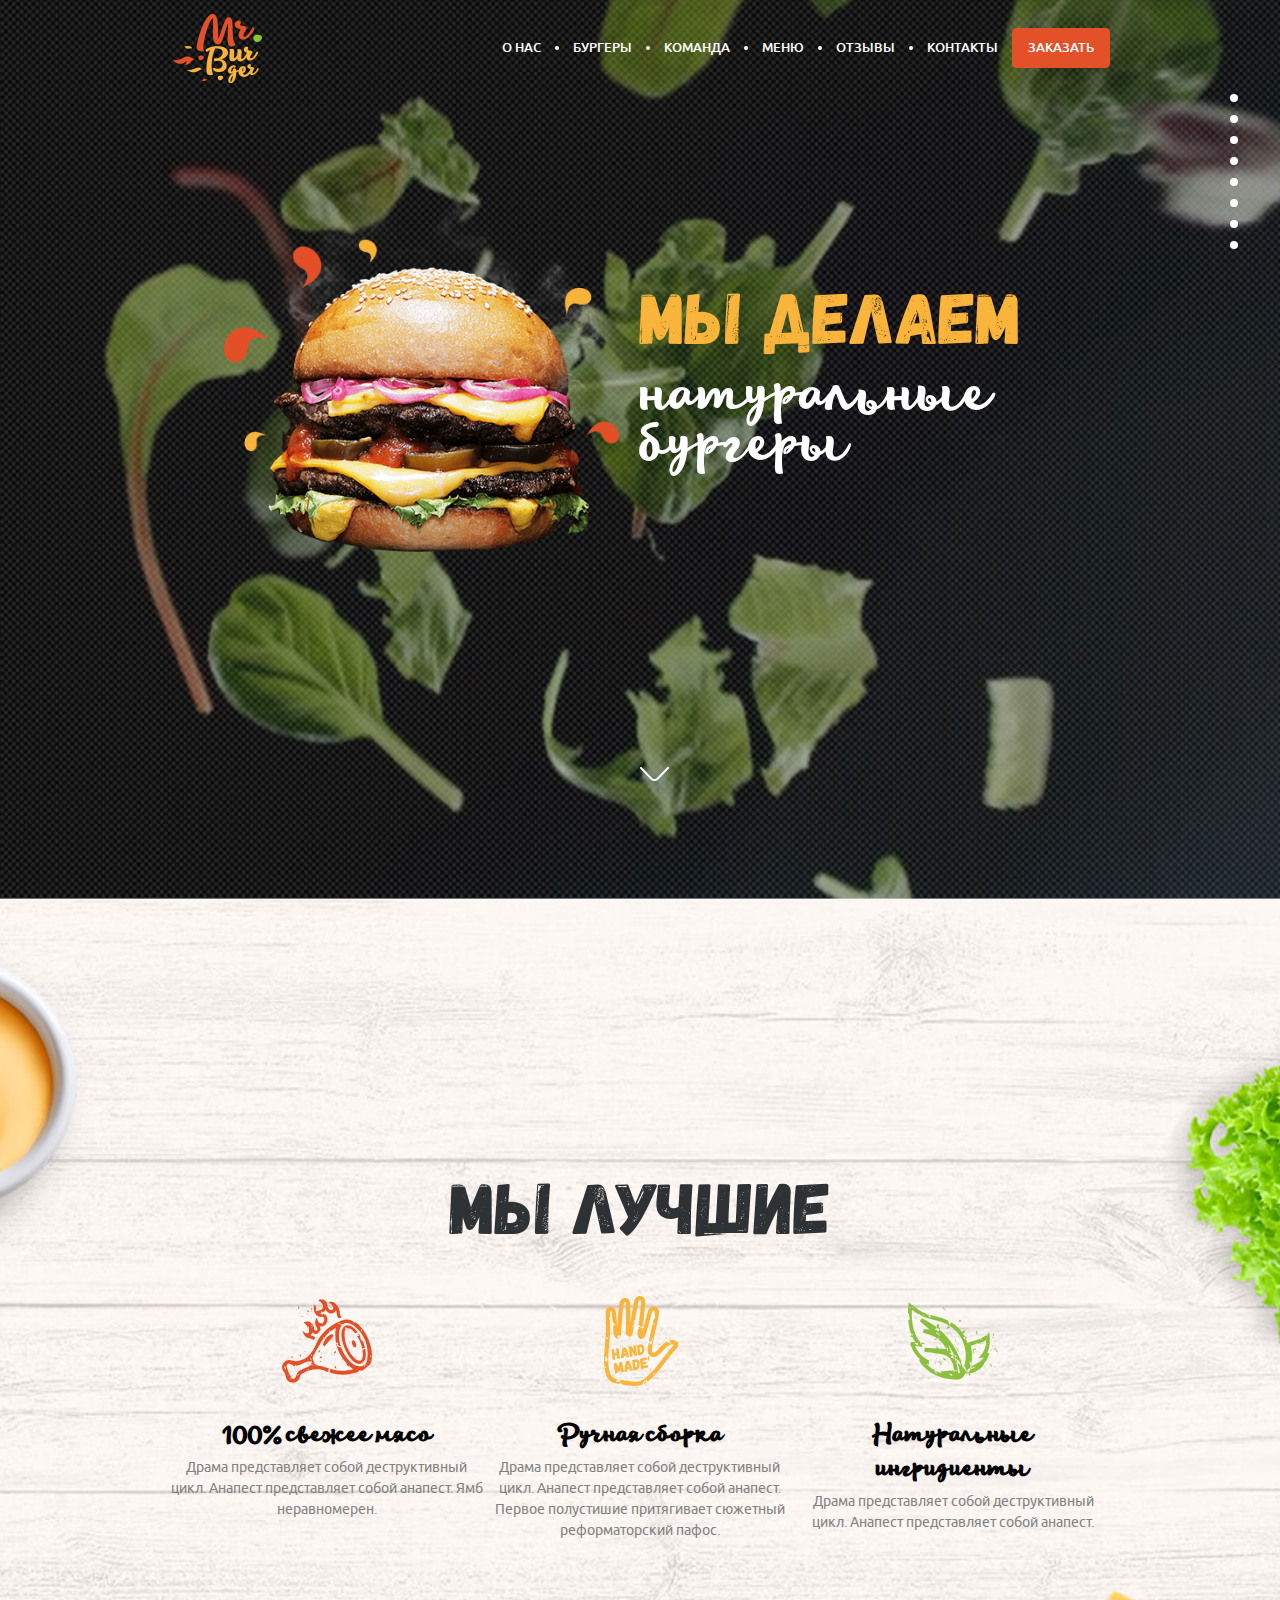
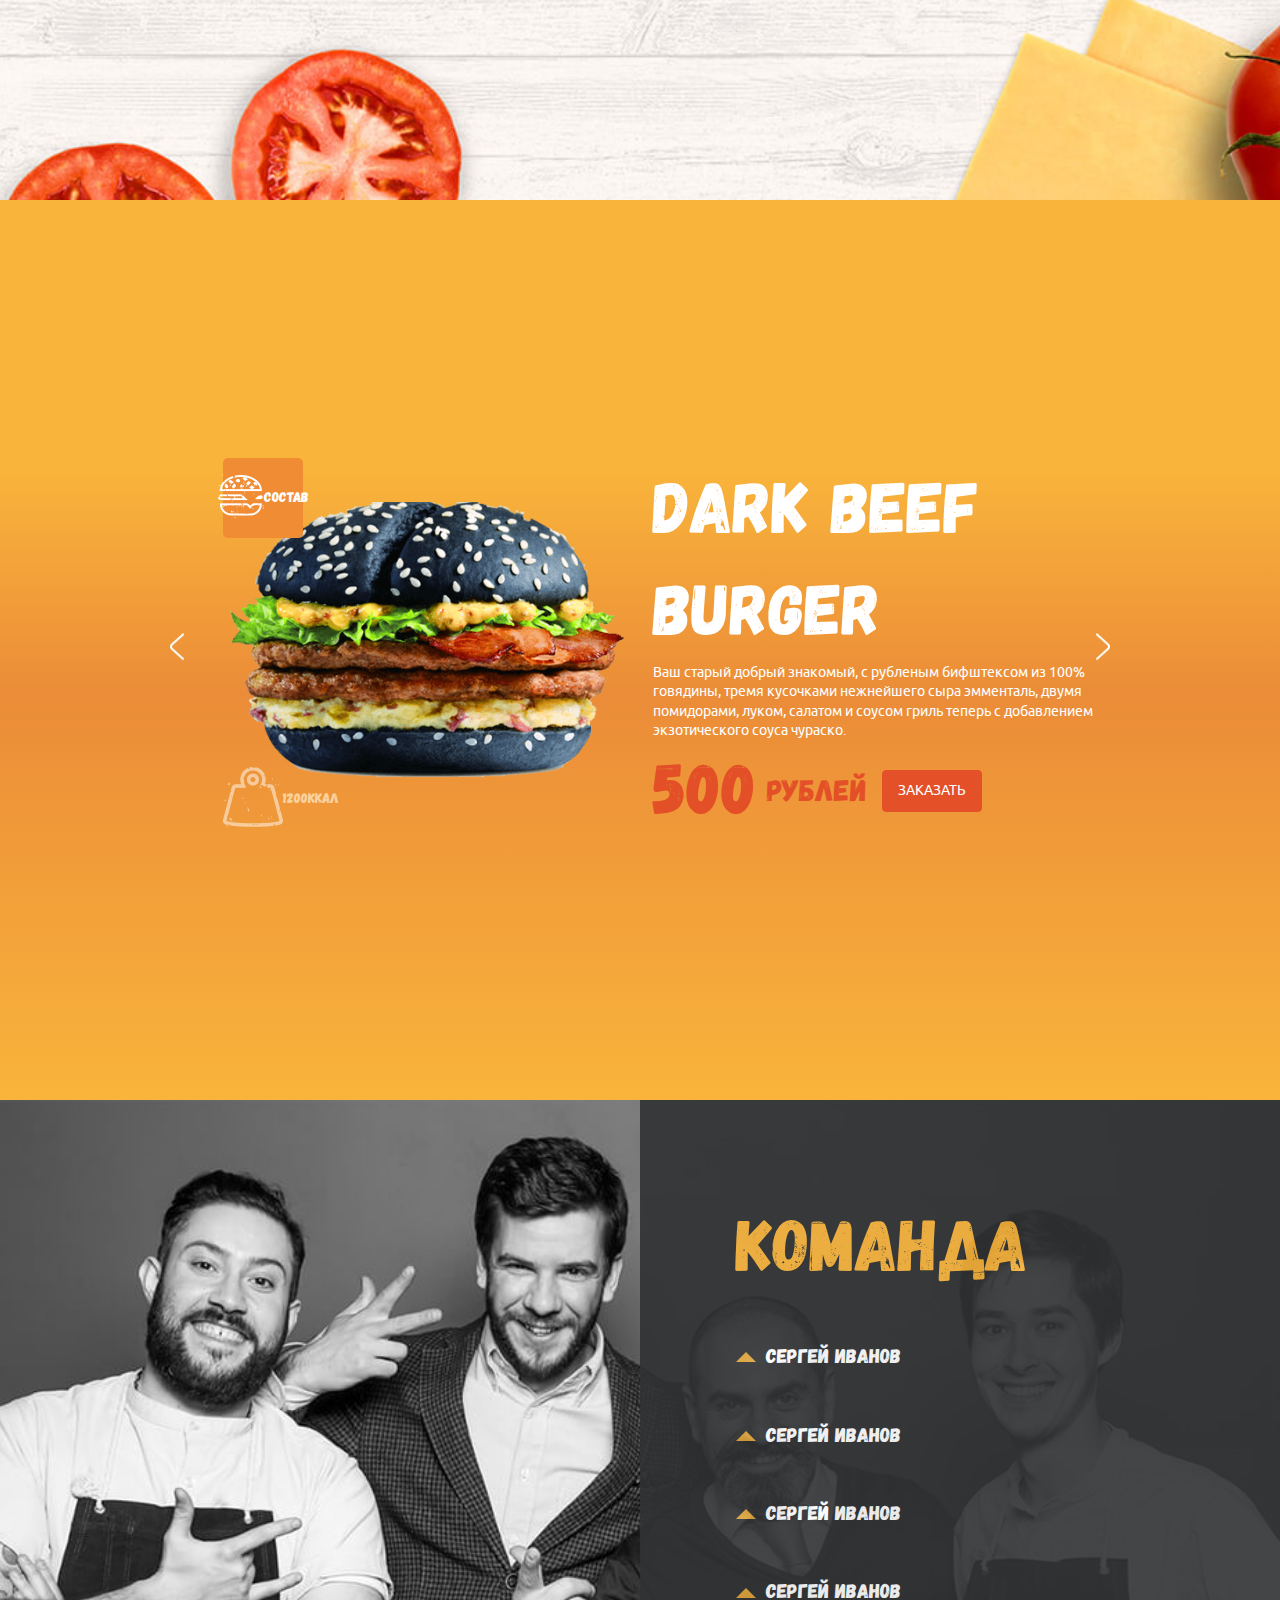
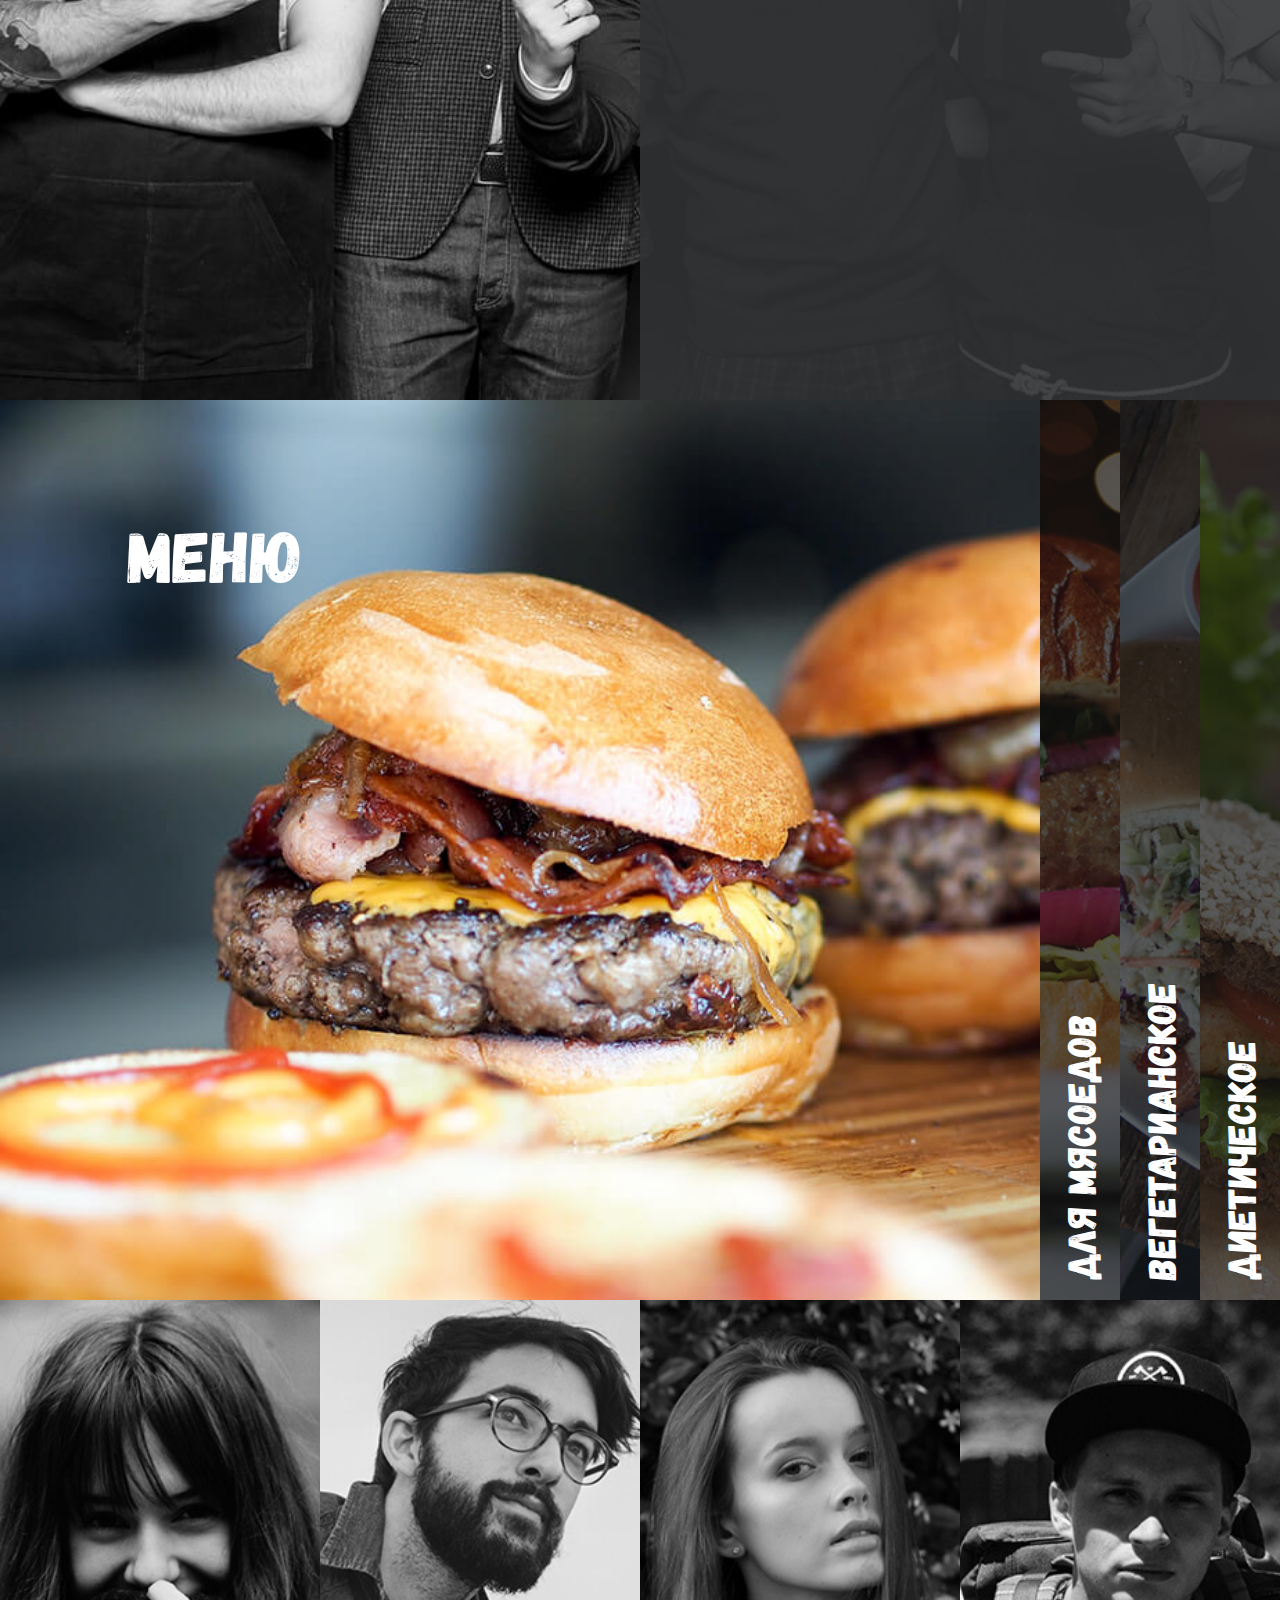
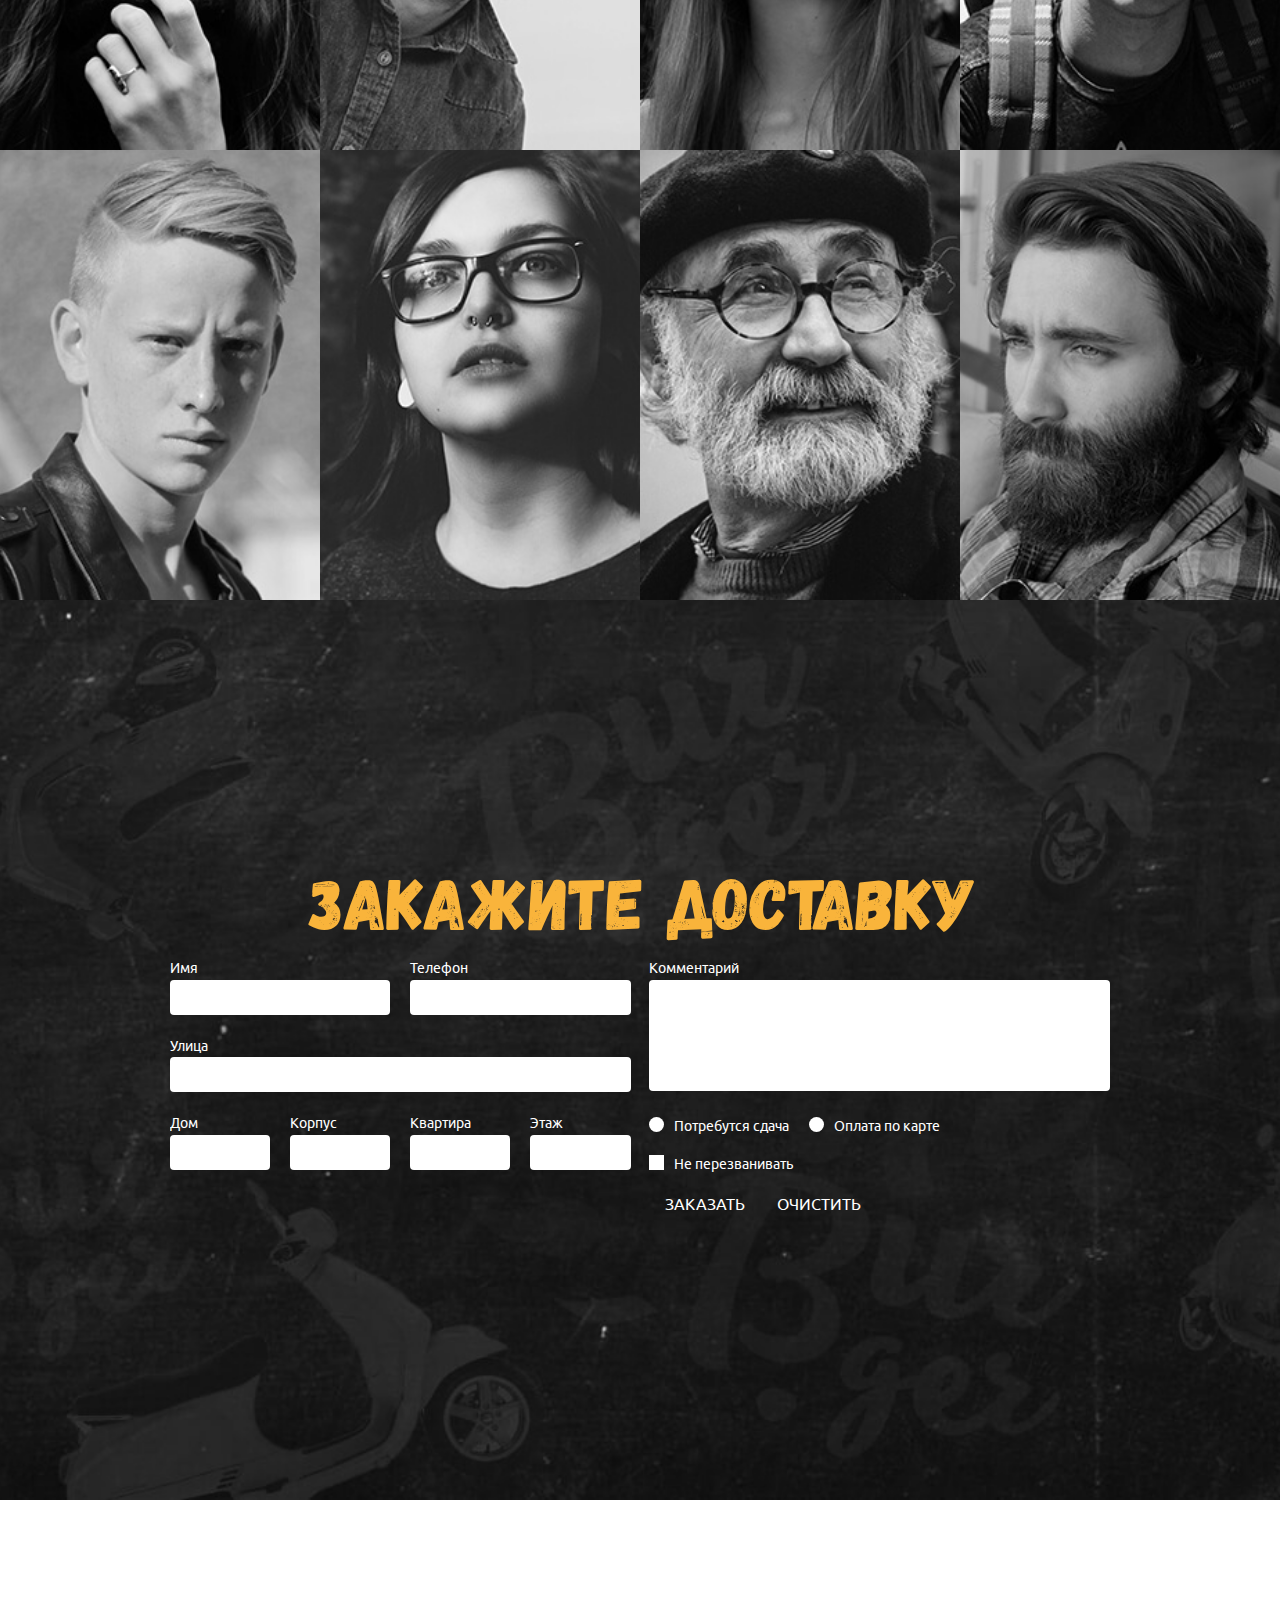
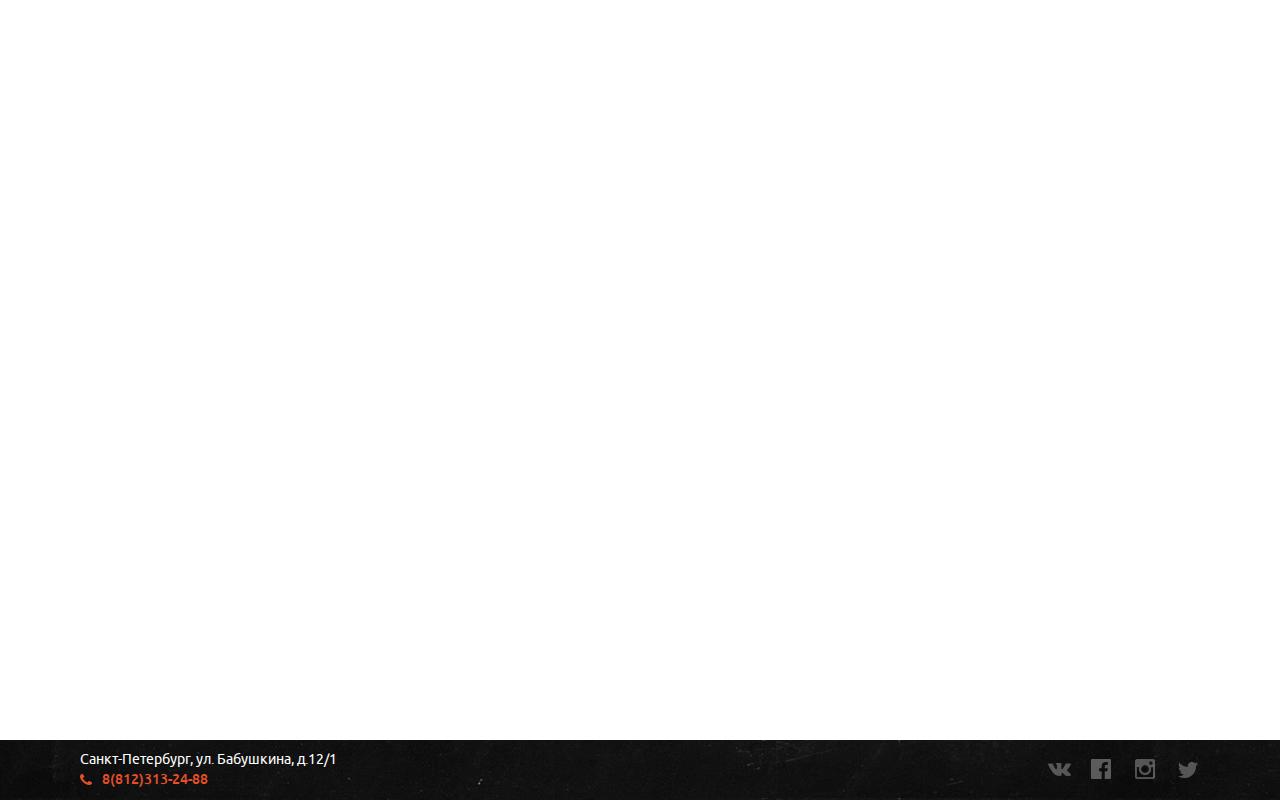
<file: index.html>
<!DOCTYPE html>
<html lang="en">
<head>
  <meta charset="UTF-8">
  <meta name="viewport" content="width=device-width, initial-scale=1">
  <meta http-equiv="X-UA-Compatible" content="ie=edge">
  <meta name="viewport" content="initial-scale=1.0, user-scalable=no, maximum-scale=1" />
  <title>BurgerShop</title>
  <link href="./code/css/main.css" rel="stylesheet">
</head>
<body>
<div class="wrapper">
<div class="maincontent">

  <section class="section home" id="home">
    <div class="container">
      <header class="header">
       <a href="#" class="header__logo">
        <img src="./ifc/header-logo.png" alt="logo" class="header__img">
       </a>
        <nav class="nav">
          <ul class="nav__list">
            <li class="nav__item"><a href="#summary" class="nav__link" data-scroll='1'>о нас</a></li>
            <li class="nav__item"><a href="#burger" class="nav__link" data-scroll='2'>бургеры</a></li>
            <li class="nav__item"><a href="#team" class="nav__link" data-scroll='3'>команда</a></li>
            <li class="nav__item"><a href="#menu" class="nav__link" data-scroll='4'>меню</a></li>
            <li class="nav__item"><a href="#reviews" class="nav__link" data-scroll='5'>отзывы</a></li>
            <li class="nav__item"><a href="#contact" class="nav__link" data-scroll='7'>контакты</a></li>
          </ul>
        </nav> 
        <a href="#ordering" class="button button__header" data-scroll='6'>заказать</a>
        <a href="#" class="hamburger__menu">
          <ul class="hamburger__menu-list">
            <li class="hamburger__menu-item"></li>
            <li class="hamburger__menu-item"></li>
            <li class="hamburger__menu-item"></li>
          </ul>
        </a>        
        </header>
      <div class="home__container">
      <div class="home__content">
        <div class="home__content-pic">
          <img src="./ifc/burger.png" alt="burger" class="home__img">
        </div>
        <div class="home__content-text">
          <div class="home__caption caption ">мы делаем</div>
          <div class="home__content-decs">натуральные<br> бургеры</div>
        </div>
        </div>
        </div>
      <div class="home_scroll"><a href="#summary" class="scroll__link"><img src="./ifc/arrow-scroll.png" alt="arrow" class="scroll_arrow"></a></div>
    </div>
    </section>

  <section class="section summary" id="summary">
      <div class="container summary__container">
      <div class="summary__caption caption">мы лучшие</div>
      <ul class="summary__list">
        <li class="summary__item">
          <div class="summary__pic"><img src="ifc/meat.svg" alt="meat" class="summary__img"></div>
          <div class="summary__item-content">
          <h4>100% свежее мясо</h4>
          <p>Драма представляет собой деструктивный цикл. Анапест представляет собой анапест. Ямб неравномерен.</p>
          </div>
        </li> 
        <li class="summary__item">
          <div class="summary__pic"><img src="ifc/hand.svg" alt="hand" class="summary__img"></div>
          <div class="summary__item-content">
          <h4>Ручная сборка</h4>
          <p>Драма представляет собой деструктивный цикл. Анапест представляет собой анапест. Первое полустишие притягивает сюжетный реформаторский пафос.</p>
        </div>
        </li>
        <li class="summary__item">
          <div class="summary__pic"><img src="ifc/natural.svg" alt="natural" class="summary__img"></div>
          <div class="summary__item-content">
          <h4>Натуральные ингридиенты</h4>
          <p>Драма представляет собой деструктивный цикл. Анапест представляет собой анапест.</p>
        </div>
        </li>
      </ul>
      </div>       
  </section>

  <section class="section burger" id="burger">
  <div class="container">
    <div class="burger__container">
    <div class="slider">
      <div class="slider__arrow-letf"><img src="./ifc/arrow-left.png" alt="arrow-left" class="slider__arrow-img"></div>
      <div class="slider__arrow-right"><img src="./ifc/arrow-right.png" alt="arrow-right" class="slider__arrow-img"></div>
       <ul class="slider__content">
       <li class="slider__item">
          <div class="burger__composition"><img src="./ifc/burger-mini.png" alt="mini-burger" class="burger__composition-img">состав</div>
          <div class="burger__popup">
            <ul class="popup__lits">
              <li class="popup__item">
                <div class="popup__pic"><img src="./ifc/p1.png" alt="beef" class="popup__img"></div>
                 <div class="popup__ingredient">Говядина</div>   
                 <div class="popup__weight">300г</div>               
              </li>
              <li class="popup__item">
                 <div class="popup__pic"><img src="./ifc/p2.png" alt="bread" class="popup__img"></div>
                 <div class="popup__ingredient">Булочка</div>   
                 <div class="popup__weight">50г</div>
               </li>
               <li class="popup__item">
                <div class="popup__pic"><img src="./ifc/p3.png" alt="salad" class="popup__img"></div>
                <div class="popup__ingredient">Зелень</div>   
                <div class="popup__weight">50г</div>
               </li>
               <li class="popup__item">
                 <div class="popup__pic"><img src="./ifc/p4.png" alt="sause" class="popup__img"></div>
                 <div class="popup__ingredient">Соус</div>   
                 <div class="popup__weight">50г</div>
               </li>
               <li class="popup__item">
                 <div class="popup__pic"><img src="./ifc/p5.png" alt="cucumber" class="popup__img"></div>
                 <div class="popup__ingredient">Овощи</div>   
                 <div class="popup__weight">80г</div>                
               </li>
               <li class="popup__item">
                 <div class="popup__pic"><img src="./ifc/p6.png" alt="cheese" class="popup__img"></div>
                   <div class="popup__ingredient">Сыр</div>   
                   <div class="popup__weight">100г</div>
               </li>
             </ul>
            <a href="#" class="popup__link"><img src="./ifc/exit.png" alt="exit" class="popup__exit"></a>
          </div> 
          <div class="burger__calories"><img src="./ifc/kkal.png" alt="kkal" class="burger__calories-img"><div class="burger_calories-number">1200</div> ккал</div>
          <div class="slider__content-pic">
           <img src="./ifc/darkburger.png" alt="darkburger" class="slider__content-img">
          </div>
          <div class="slider__content-text">
            <div class="slider__caption caption ">dark beef burger</div>
            <div class="slider__content-decs">Ваш старый добрый знакомый, с рубленым бифштексом из 100% говядины, 
            тремя кусочками нежнейшего сыра эмменталь, двумя помидорами, луком, салатом и соусом гриль 
            теперь с добавлением экзотического соуса чураско.</div>
            <div class="burger__price">
                <div class="burger__price-text">500
                    <div class="burger__price-subtext">рублей</div>
                    </div>
            <a href="#ordering" class="button burger__button" data-scroll='6'>заказать</a>
          </div>
          </div>
       </li>
       <li class="slider__item">
          <div class="burger__composition"><img src="./ifc/burger-mini.png" alt="mini-burger" class="burger__composition-img">состав</div>
          <div class="burger__popup">
            <ul class="popup__lits">
              <li class="popup__item">
                <div class="popup__pic"><img src="./ifc/p1.png" alt="beef" class="popup__img"></div>
                 <div class="popup__ingredient">Говядина</div>   
                 <div class="popup__weight">300г</div>               
              </li>
              <li class="popup__item">
                 <div class="popup__pic"><img src="./ifc/p2.png" alt="bread" class="popup__img"></div>
                 <div class="popup__ingredient">Булочка</div>   
                 <div class="popup__weight">50г</div>
               </li>
               <li class="popup__item">
                <div class="popup__pic"><img src="./ifc/p3.png" alt="salad" class="popup__img"></div>
                <div class="popup__ingredient">Зелень</div>   
                <div class="popup__weight">50г</div>
               </li>
               <li class="popup__item">
                 <div class="popup__pic"><img src="./ifc/p4.png" alt="sause" class="popup__img"></div>
                 <div class="popup__ingredient">Соус</div>   
                 <div class="popup__weight">50г</div>
               </li>
               <li class="popup__item">
                 <div class="popup__pic"><img src="./ifc/p5.png" alt="cucumber" class="popup__img"></div>
                 <div class="popup__ingredient">Овощи</div>   
                 <div class="popup__weight">80г</div>                
               </li>
               <li class="popup__item">
                 <div class="popup__pic"><img src="./ifc/p6.png" alt="cheese" class="popup__img"></div>
                   <div class="popup__ingredient">Сыр</div>   
                   <div class="popup__weight">100г</div>
               </li>
             </ul>
            <a href="#" class="popup__link"><img src="./ifc/exit.png" alt="exit" class="popup__exit"></a>
          </div> 
          <div class="burger__calories"><img src="./ifc/kkal.png" alt="kkal" class="burger__calories-img"><div class="burger_calories-number">1200</div> ккал</div>
          <div class="slider__content-pic">
           <img src="./ifc/bb22.png" alt="darkburger" class="slider__content-img">
          </div>
          <div class="slider__content-text">
            <div class="slider__caption caption ">dark beef burger</div>
            <div class="slider__content-decs">Ваш старый добрый знакомый, с рубленым бифштексом из 100% говядины, 
            тремя кусочками нежнейшего сыра эмменталь, двумя помидорами, луком, салатом и соусом гриль 
            теперь с добавлением экзотического соуса чураско.</div>
            <div class="burger__price">
                <div class="burger__price-text">500
                    <div class="burger__price-subtext">рублей</div>
                    </div>
            <a href="#ordering" class="button burger__button" data-scroll='6'>заказать</a>
          </div>
          </div>
       </li>
       <li class="slider__item">
          <div class="burger__composition"><img src="./ifc/burger-mini.png" alt="mini-burger" class="burger__composition-img">состав</div>
          <div class="burger__popup">
            <ul class="popup__lits">
              <li class="popup__item">
                <div class="popup__pic"><img src="./ifc/p1.png" alt="beef" class="popup__img"></div>
                 <div class="popup__ingredient">Говядина</div>   
                 <div class="popup__weight">300г</div>               
              </li>
              <li class="popup__item">
                 <div class="popup__pic"><img src="./ifc/p2.png" alt="bread" class="popup__img"></div>
                 <div class="popup__ingredient">Булочка</div>   
                 <div class="popup__weight">50г</div>
               </li>
               <li class="popup__item">
                <div class="popup__pic"><img src="./ifc/p3.png" alt="salad" class="popup__img"></div>
                <div class="popup__ingredient">Зелень</div>   
                <div class="popup__weight">50г</div>
               </li>
               <li class="popup__item">
                 <div class="popup__pic"><img src="./ifc/p4.png" alt="sause" class="popup__img"></div>
                 <div class="popup__ingredient">Соус</div>   
                 <div class="popup__weight">50г</div>
               </li>
               <li class="popup__item">
                 <div class="popup__pic"><img src="./ifc/p5.png" alt="cucumber" class="popup__img"></div>
                 <div class="popup__ingredient">Овощи</div>   
                 <div class="popup__weight">80г</div>                
               </li>
               <li class="popup__item">
                 <div class="popup__pic"><img src="./ifc/p6.png" alt="cheese" class="popup__img"></div>
                   <div class="popup__ingredient">Сыр</div>   
                   <div class="popup__weight">100г</div>
               </li>
             </ul>
            <a href="#" class="popup__link"><img src="./ifc/exit.png" alt="exit" class="popup__exit"></a>
          </div> 
          <div class="burger__calories"><img src="./ifc/kkal.png" alt="kkal" class="burger__calories-img"><div class="burger_calories-number">1200</div> ккал</div>
          <div class="slider__content-pic">
           <img src="./ifc/bb33.png" alt="darkburger" class="slider__content-img">
          </div>
          <div class="slider__content-text">
            <div class="slider__caption caption ">dark beef burger</div>
            <div class="slider__content-decs">Ваш старый добрый знакомый, с рубленым бифштексом из 100% говядины, 
            тремя кусочками нежнейшего сыра эмменталь, двумя помидорами, луком, салатом и соусом гриль 
            теперь с добавлением экзотического соуса чураско.</div>
            <div class="burger__price">
                <div class="burger__price-text">500
                    <div class="burger__price-subtext">рублей</div>
                    </div>
            <a href="#ordering" class="button burger__button" data-scroll='6'>заказать</a>
          </div>
          </div>
       </li>
       <li class="slider__item">
          <div class="burger__composition"><img src="./ifc/burger-mini.png" alt="mini-burger" class="burger__composition-img">состав</div>
          <div class="burger__popup">
            <ul class="popup__lits">
              <li class="popup__item">
                <div class="popup__pic"><img src="./ifc/p1.png" alt="beef" class="popup__img"></div>
                 <div class="popup__ingredient">Говядина</div>   
                 <div class="popup__weight">300г</div>               
              </li>
              <li class="popup__item">
                 <div class="popup__pic"><img src="./ifc/p2.png" alt="bread" class="popup__img"></div>
                 <div class="popup__ingredient">Булочка</div>   
                 <div class="popup__weight">50г</div>
               </li>
               <li class="popup__item">
                <div class="popup__pic"><img src="./ifc/p3.png" alt="salad" class="popup__img"></div>
                <div class="popup__ingredient">Зелень</div>   
                <div class="popup__weight">50г</div>
               </li>
               <li class="popup__item">
                 <div class="popup__pic"><img src="./ifc/p4.png" alt="sause" class="popup__img"></div>
                 <div class="popup__ingredient">Соус</div>   
                 <div class="popup__weight">50г</div>
               </li>
               <li class="popup__item">
                 <div class="popup__pic"><img src="./ifc/p5.png" alt="cucumber" class="popup__img"></div>
                 <div class="popup__ingredient">Овощи</div>   
                 <div class="popup__weight">80г</div>                
               </li>
               <li class="popup__item">
                 <div class="popup__pic"><img src="./ifc/p6.png" alt="cheese" class="popup__img"></div>
                   <div class="popup__ingredient">Сыр</div>   
                   <div class="popup__weight">100г</div>
               </li>
             </ul>
            <a href="#" class="popup__link"><img src="./ifc/exit.png" alt="exit" class="popup__exit"></a>
          </div> 
          <div class="burger__calories"><img src="./ifc/kkal.png" alt="kkal" class="burger__calories-img"><div class="burger_calories-number">1200</div> ккал</div>
          <div class="slider__content-pic">
           <img src="./ifc/bb44.png" alt="darkburger" class="slider__content-img">
          </div>
          <div class="slider__content-text">
            <div class="slider__caption caption ">Exsotic mini burger</div>
            <div class="slider__content-decs">Lorem ipsum dolor sit amet 
              consectetur adipisicing elit. 
              Vitae, eveniet quisquam. Quisquam, optio blanditiis, 
              distinctio veritatis beatae tenetur, 
              sapiente magni voluptatum molestias eos nulla 
              voluptate magnam placeat corrupti doloremque expedita?</div>
            <div class="burger__price">
                <div class="burger__price-text">500
                    <div class="burger__price-subtext">рублей</div>
                    </div>
            <a href="#ordering" class="button burger__button" data-scroll='6'>заказать</a>
          </div>
          </div>
       </li>
       <li class="slider__item">
          <div class="burger__composition"><img src="./ifc/burger-mini.png" alt="mini-burger" class="burger__composition-img">состав</div>
          <div class="burger__popup">
            <ul class="popup__lits">
              <li class="popup__item">
                <div class="popup__pic"><img src="./ifc/p1.png" alt="beef" class="popup__img"></div>
                 <div class="popup__ingredient">Говядина</div>   
                 <div class="popup__weight">300г</div>               
              </li>
              <li class="popup__item">
                 <div class="popup__pic"><img src="./ifc/p2.png" alt="bread" class="popup__img"></div>
                 <div class="popup__ingredient">Булочка</div>   
                 <div class="popup__weight">50г</div>
               </li>
               <li class="popup__item">
                <div class="popup__pic"><img src="./ifc/p3.png" alt="salad" class="popup__img"></div>
                <div class="popup__ingredient">Зелень</div>   
                <div class="popup__weight">50г</div>
               </li>
               <li class="popup__item">
                 <div class="popup__pic"><img src="./ifc/p4.png" alt="sause" class="popup__img"></div>
                 <div class="popup__ingredient">Соус</div>   
                 <div class="popup__weight">50г</div>
               </li>
               <li class="popup__item">
                 <div class="popup__pic"><img src="./ifc/p5.png" alt="cucumber" class="popup__img"></div>
                 <div class="popup__ingredient">Овощи</div>   
                 <div class="popup__weight">80г</div>                
               </li>
               <li class="popup__item">
                 <div class="popup__pic"><img src="./ifc/p6.png" alt="cheese" class="popup__img"></div>
                   <div class="popup__ingredient">Сыр</div>   
                   <div class="popup__weight">100г</div>
               </li>
             </ul>
            <a href="#" class="popup__link"><img src="./ifc/exit.png" alt="exit" class="popup__exit"></a>
          </div> 
          <div class="burger__calories"><img src="./ifc/kkal.png" alt="kkal" class="burger__calories-img"><div class="burger_calories-number">1200</div> ккал</div>
          <div class="slider__content-pic">
           <img src="./ifc/bb55.png" alt="darkburger" class="slider__content-img">
          </div>
          <div class="slider__content-text">
            <div class="slider__caption caption ">Exsotic mini burger</div>
            <div class="slider__content-decs">Lorem ipsum dolor sit amet 
              consectetur adipisicing elit. 
              Vitae, eveniet quisquam. Quisquam, optio blanditiis, 
              distinctio veritatis beatae tenetur, 
              sapiente magni voluptatum molestias eos nulla 
              voluptate magnam placeat corrupti doloremque expedita?</div>
            <div class="burger__price">
            <div class="burger__price-text">500
            <div class="burger__price-subtext">рублей</div>
            </div>
            <a href="#ordering" class="button burger__button" data-scroll='6'>заказать</a>
          </div>
          </div>
       </li>
      </ul>               
  </div>
  </div>
  </div>  
  </section>

  <section class="section team" id="team">
   <div class="team__content">
     <div class="team__block">
      <div class="caption team_caption">команда</div>
      <ul class="accordion">
        <li class="accordion__item">
          <a href="#" class="accordion__trigger">Сергей Иванов</a>
          <div class="accordion__content">
             <div class="accordion__content-container">
            <img src="./ifc/crewman1.png" alt="crewman__face" class="accordion__img">
              <div class="accordion__text">               
                 <div class="accordion__position">Генеральный директор</div>
                 <div class="accordion__duties">Руководит всем процессом<br> и огромным коллективом</div>
                </div>
              </div>
          </div>
        </li>
        <li class="accordion__item">
            <a href="#" class="accordion__trigger">Сергей Иванов</a>
            <div class="accordion__content">
               <div class="accordion__content-container">
              <img src="./ifc/crewman1.png" alt="crewman__face" class="accordion__img">
                <div class="accordion__text">               
                   <div class="accordion__position">Генеральный директор</div>
                   <div class="accordion__duties">Руководит всем процессом<br> и огромным коллективом</div>
                  </div>
                </div>
            </div>
          </li>
          <li class="accordion__item">
              <a href="#" class="accordion__trigger">Сергей Иванов</a>
              <div class="accordion__content">
                 <div class="accordion__content-container">
                <img src="./ifc/crewman1.png" alt="crewman__face" class="accordion__img">
                  <div class="accordion__text">               
                     <div class="accordion__position">Генеральный директор</div>
                     <div class="accordion__duties">Руководит всем процессом<br> и огромным коллективом</div>
                    </div>
                  </div>
              </div>
            </li> 
            <li class="accordion__item">
                <a href="#" class="accordion__trigger">Сергей Иванов</a>
                <div class="accordion__content">
                   <div class="accordion__content-container">
                  <img src="./ifc/crewman1.png" alt="crewman__face" class="accordion__img">
                    <div class="accordion__text">               
                       <div class="accordion__position">Генеральный директор</div>
                       <div class="accordion__duties">Руководит всем процессом<br> и огромным коллективом</div>
                      </div>
                    </div>
                </div>
              </li>           
        </ul>
     </div>
   </div>
  </section>

  <section class="section menu" id="menu">
    <div class="menu__caption caption">меню</div>
    <ul class="menu__accordion">
      <li class="menu__accordion-item">
        <a href="#" class="menu__accordion-caption menu__accordion-caption-v1">
          <div class="menu__accordion-title">для мясоедов</div>  
        </a> 
        <div class="menu__accordion-content">
        <div class="menu__accordion-text">Lorem ipsum dolor sit amet consectetur adipisicing elit. Libero explicabo et maiores? Perferendis, doloribus delectus ea nisi rerum, iste consequatur cum reiciendis quis, sed commodi quas tempore eum corporis? Quibusdam!</div>
        </div>
      </li>
      <li class="menu__accordion-item">
        <a href="#" class="menu__accordion-caption menu__accordion-caption-v2">
          <div class="menu__accordion-title">вегетарианское</div>  
        </a> 
        <div class="menu__accordion-content">
        <div class="menu__accordion-text">Lorem ipsum dolor sit amet consectetur adipisicing elit. Libero explicabo et maiores? Perferendis, doloribus delectus ea nisi rerum, iste consequatur cum reiciendis quis, sed commodi quas tempore eum corporis? Quibusdam!</div>
        </div>
      </li>
      <li class="menu__accordion-item">
        <a href="#" class="menu__accordion-caption menu__accordion-caption-v3">
          <div class="menu__accordion-title">диетическое</div>  
        </a> 
        <div class="menu__accordion-content">
        <div class="menu__accordion-text">Lorem ipsum dolor sit amet consectetur adipisicing elit. Libero explicabo et maiores? Perferendis, doloribus delectus ea nisi rerum, iste consequatur cum reiciendis quis, sed commodi quas tempore eum corporis? Quibusdam!</div>
        </div> 
      </li>      
    </ul>    
  </section>

  <section class="section reviews" id="reviews">
    <div class="reviews__container"> 
    <ul class="reviews__list">
      <li class="reviews__item" style="background-image: url(./ifc/faces/f1.jpg)">
        <div class="reviews__content">
          <div class="reviews__name">константин спилберг</div>
          <div class="reviews__text">Мысли всё о них и о них. 
            Нелья устоять, невозможно забыть... Никогда не думал, что булочки 
            могут быть такими мягкими, котлетка такой сочной, а сыр таким
            расплавленным.</div>
          <a href="#" data-popup="popup1" class="button reviews__button">подробнее</a>          
        </div>         
      </li>
      <li class="reviews__item" style="background-image: url(./ifc/faces/f2.jpg)">
          <div class="reviews__content">              
              <div class="reviews__name">константин спилберг</div>
              <div class="reviews__text">Мысли всё о них и о них. 
                Нелья устоять, невозможно забыть... Никогда не думал, что булочки 
                могут быть такими мягкими, котлетка такой сочной, а сыр таким
                расплавленным.</div>
                <a href="#" data-popup="popup2" class="button reviews__button">подробнее</a>
          </div>          
      </li>
      <li class="reviews__item" style="background-image: url(./ifc/faces/f3.jpg)">
          <div class="reviews__content">
              <div class="reviews__name">константин спилберг</div>
              <div class="reviews__text">Мысли всё о них и о них. 
                Нелья устоять, невозможно забыть... Никогда не думал, что булочки 
                могут быть такими мягкими, котлетка такой сочной, а сыр таким
                расплавленным.</div>
                <a href="#" data-popup="popup3" class="button reviews__button">подробнее</a>
          </div>          
        </li>
      <li class="reviews__item" style="background-image: url(./ifc/faces/f4.jpg)">
          <div class="reviews__content">
              <div class="reviews__name">константин спилберг</div>
              <div class="reviews__text">Мысли всё о них и о них. 
                Нелья устоять, невозможно забыть... Никогда не думал, что булочки 
                могут быть такими мягкими, котлетка такой сочной, а сыр таким
                расплавленным.</div>
                <a href="#" data-popup="popup4" class="button reviews__button">подробнее</a>
          </div>          
      </li>
      <li class="reviews__item" style="background-image: url(./ifc/faces/f5.jpg)">
          <div class="reviews__content">
              <div class="reviews__name">константин спилберг</div>
              <div class="reviews__text">Мысли всё о них и о них. 
                Нелья устоять, невозможно забыть... Никогда не думал, что булочки 
                могут быть такими мягкими, котлетка такой сочной, а сыр таким
                расплавленным.</div>
                <a href="#" data-popup="popup5" class="button reviews__button">подробнее</a>
          </div>          
      </li>
      <li class="reviews__item" style="background-image: url(./ifc/faces/f6.jpg)">
          <div class="reviews__content">
              <div class="reviews__name">константин спилберг</div>
              <div class="reviews__text">Мысли всё о них и о них. 
                Нелья устоять, невозможно забыть... Никогда не думал, что булочки 
                могут быть такими мягкими, котлетка такой сочной, а сыр таким
                расплавленным.</div>
                <a href="#" data-popup="popup6" class="button reviews__button">подробнее</a>
          </div>          
      </li>
      <li class="reviews__item" style="background-image: url(./ifc/faces/f7.jpg)">
          <div class="reviews__content">
              <div class="reviews__name">константин спилберг</div>
              <div class="reviews__text">Мысли всё о них и о них. 
                Нелья устоять, невозможно забыть... Никогда не думал, что булочки 
                могут быть такими мягкими, котлетка такой сочной, а сыр таким
                расплавленным.</div>
                <a href="#" data-popup="popup7" class="button reviews__button">подробнее</a>
          </div>          
      </li>
      <li class="reviews__item" style="background-image: url(./ifc/faces/f8.jpg)">
          <div class="reviews__content">
              <div class="reviews__name">константин спилберг</div>
              <div class="reviews__text">Мысли всё о них и о них. 
                Нелья устоять, невозможно забыть... Никогда не думал, что булочки 
                могут быть такими мягкими, котлетка такой сочной, а сыр таким
                расплавленным.</div>
                <a href="#" data-popup="popup8" class="button reviews__button">подробнее</a>
          </div>          
      </li>
    </ul>
    </div>
  </section>

  <section class="section ordering" id="ordering">
  <div class="container container__ordering">
  <div class="ordering__caption caption">закажите доставку</div>
  <form action="server.php" method="post" name="form" class="form" id="order__form">
  <div class="form__column">
    <div class="form__row">
      <div class="form__item ">   
      <label class="form__label">Имя</label>
      <input type="text" name="name" class="form__input">						
    </div>
    <div class="form__item">
      <label class="form__label">Телефон</label>
      <input type="text" name="phone" class="form__input">						
    </div>
    </div>
    <div class="form__row">
     <div class="form__item">
       <label class="form__label">Улица</label>
       <input type="text" name="street" class="form__input">						
     </div>
   </div>
    <div class="form__row">
      <div class="form__item">
        <label class="form__label">Дом</label>
        <input type="text" name="house" class="form__input">						
      </div>
      <div class="form__item">
        <label class="form__label">Корпус</label>
        <input type="text" name="housing" class="form__input">						
      </div>
      <div class="form__item">
        <label class="form__label">Квартира</label>
        <input type="text" name="apartment" class="form__input">						
      </div>
      <div class="form__item">
        <label class="form__label">Этаж</label>
        <input type="text" name="floor" class="form__input">						
      </div>
    </div>
  </div>
  <div class="form__column">
    <div class="form__row">
      <div class="form__item">
      <label class="form__label">Комментарий</label> 
      <textarea rows="10" cols="30" name="comment" class="form__input form__input-textarea"></textarea>
      </div>
    </div>
    <div class="form__buttons">
      <div class="form__row form__row--margin">
      <label class="form__radio">
      <input type="radio" name="yes" value="radio1" class="form__input-radio" id="need-change">
      <div class="form__circle">
        <div class="form__inner"></div>
      </div>
      <span class="form__label">Потребутся сдача</span>
    </label>    
    <label class="form__radio">
      <input type="radio" name="yes" value="radio1" class="form__input-radio" id="pay-card">
      <div class="form__circle">
        <div class="form__inner"></div>
      </div>
      <span class="form__label">Оплата по карте</span>
    </label>
  </div>
  </div>
  <div class="form_row">
    <label class="form__checkbox">
      <input type="checkbox" class="form__checkbox--invisible" name="callback" id="callback">
      <div class="form__checkbox--visible"><img src="./ifc/check.png" alt="check" class="check__img"></div>
      <span class="form__label">Не перезванивать</span>
    </label>
  </div>
  <div class="form__row">
      <button class="form__submit button">Заказать</button>
      <button class="form__submit button">Очистить</button>    
  </div>
  </div>  
  </form>
  </div>
  </section>

  <section class="section contact" id="contact">
      <div id="YMapsID" class="YMaps"></div>
    <div class=" container__footer footer">
     <div class="footer__left">
       <div class="footer__adress">Санкт-Петербург, ул. Бабушкина, д.12/1</div>
       <a href="tel:+78123132488" class="footer__phone">8(812)313-24-88</a>
     </div>
     <div class="footer__right">
       <div class="social">
         <ul class="social__list">
           <li class="social__item">
             <a href="http://vk.com" class="social__link">
              <div class="social__img-vk"></div>
             </a>
           </li>
           <li class="social__item">
              <a href="http://facebook.com" class="social__link">
                <div class="social__img-fb"></div>
               </a>
           </li>
           <li class="social__item">
              <a href="http://instagram.com" class="social__link">
                <div class="social__img-inst"></div>
               </a>
           </li>
           <li class="social__item">
              <a href="http://twitter.com" class="social__link">
                <div class="social__img-tw"></div>
               </a>
           </li>
         </ul>
       </div>
     </div>
    </div>
  </section>



  <ul class="sidebar">
      <li class="sidebar__item">
        <a href="#" class="sidebar__link" data-scroll="8"></a>
      </li>
      <li class="sidebar__item">
        <a href="#summary" class="sidebar__link" data-scroll="1"></a>
      </li>
      <li class="sidebar__item">
        <a href="#burger" class="sidebar__link" data-scroll="2"></a>
      </li>
      <li class="sidebar__item">
        <a href="#team" class="sidebar__link" data-scroll="3"></a>
      </li>
      <li class="sidebar__item">
        <a href="#menu" class="sidebar__link" data-scroll="4"></a>
      </li>
      <li class="sidebar__item">
        <a href="#reviews" class="sidebar__link" data-scroll="5"></a>
      </li>
      <li class="sidebar__item">
        <a href="#ordering" class="sidebar__link" data-scroll="6"></a>
      </li>
      <li class="sidebar__item">
        <a href="#contact" class="sidebar__link" data-scroll="7"></a>
      </li>
    </ul>

</div> <!--maincontent-->
</div> <!--wrapper--> 
<div class="menu__mob">
    <a href="#" class="menu__mob-logo">
      <img src="./ifc/header-logo.png" alt="logo" class="menu__mob-img">
    </a>
    <a href="#" class="mob__close">X</a>
    <nav class="menu__mob-nav">
      <ul class="menu__mob-list">
        <li class="menu__mob-item"><a href="#summary" class="nav__link" data-scroll="1">о нас</a></li>
        <li class="menu__mob-item"><a href="#burger" class="nav__link" data-scroll="2">бургеры</a></li>
        <li class="menu__mob-item"><a href="#team" class="nav__link" data-scroll="3">команда</a></li>
        <li class="menu__mob-item"><a href="#menu" class="nav__link" data-scroll="4">меню</a></li>
        <li class="menu__mob-item"><a href="#reviews" class="nav__link" data-scroll="5">отзывы</a></li>
        <li class="menu__mob-item"><a href="#contact" class="nav__link" data-scroll="7">контакты</a></li>
      </ul>
    </nav>
</div>
<div class="modal">
   <div class="modal__reviews">
     <div class="modal__row">
      <div class="modal__caption"></div>
      <a href="#" class="modal__close">X</a>
      </div>
      <div class="modal__text"></div>
   </div>
</div>
<script src="https://api-maps.yandex.ru/2.0-stable/?load=package.standard&lang=ru-RU" type="text/javascript"> </script>
<script src="https://cdnjs.cloudflare.com/ajax/libs/jquery/3.3.1/jquery.min.js"></script>
<script src="./js/index.js"></script>
</body>
</html>
</file>
<file: code/css/main.css>
/*style*/
/*! normalize.css v8.0.0 | MIT License | github.com/necolas/normalize.css */
/* Document
   ========================================================================== */
/**
 * 1. Correct the line height in all browsers.
 * 2. Prevent adjustments of font size after orientation changes in iOS.
 */
html {
  line-height: 1.15;
  /* 1 */
  -webkit-text-size-adjust: 100%;
  /* 2 */ }

/* Sections
   ========================================================================== */
/**
 * Remove the margin in all browsers.
 */
body {
  margin: 0; }

/**
 * Correct the font size and margin on `h1` elements within `section` and
 * `article` contexts in Chrome, Firefox, and Safari.
 */
h1 {
  font-size: 2em;
  margin: 0.67em 0; }

/* Grouping content
   ========================================================================== */
/**
 * 1. Add the correct box sizing in Firefox.
 * 2. Show the overflow in Edge and IE.
 */
hr {
  -webkit-box-sizing: content-box;
  box-sizing: content-box;
  /* 1 */
  height: 0;
  /* 1 */
  overflow: visible;
  /* 2 */ }

/**
 * 1. Correct the inheritance and scaling of font size in all browsers.
 * 2. Correct the odd `em` font sizing in all browsers.
 */
pre {
  font-family: monospace, monospace;
  /* 1 */
  font-size: 1em;
  /* 2 */ }

/* Text-level semantics
   ========================================================================== */
/**
 * Remove the gray background on active links in IE 10.
 */
a {
  background-color: transparent; }

/**
 * 1. Remove the bottom border in Chrome 57-
 * 2. Add the correct text decoration in Chrome, Edge, IE, Opera, and Safari.
 */
abbr[title] {
  border-bottom: none;
  /* 1 */
  text-decoration: underline;
  /* 2 */
  -webkit-text-decoration: underline dotted;
  text-decoration: underline dotted;
  /* 2 */ }

/**
 * Add the correct font weight in Chrome, Edge, and Safari.
 */
b,
strong {
  font-weight: bolder; }

/**
 * 1. Correct the inheritance and scaling of font size in all browsers.
 * 2. Correct the odd `em` font sizing in all browsers.
 */
code,
kbd,
samp {
  font-family: monospace, monospace;
  /* 1 */
  font-size: 1em;
  /* 2 */ }

/**
 * Add the correct font size in all browsers.
 */
small {
  font-size: 80%; }

/**
 * Prevent `sub` and `sup` elements from affecting the line height in
 * all browsers.
 */
sub,
sup {
  font-size: 75%;
  line-height: 0;
  position: relative;
  vertical-align: baseline; }

sub {
  bottom: -0.25em; }

sup {
  top: -0.5em; }

/* Embedded content
   ========================================================================== */
/**
 * Remove the border on images inside links in IE 10.
 */
img {
  border-style: none; }

/* Forms
   ========================================================================== */
/**
 * 1. Change the font styles in all browsers.
 * 2. Remove the margin in Firefox and Safari.
 */
button,
input,
optgroup,
select,
textarea {
  font-family: inherit;
  /* 1 */
  font-size: 100%;
  /* 1 */
  line-height: 1.15;
  /* 1 */
  margin: 0;
  /* 2 */ }

/**
 * Show the overflow in IE.
 * 1. Show the overflow in Edge.
 */
button,
input {
  /* 1 */
  overflow: visible; }

/**
 * Remove the inheritance of text transform in Edge, Firefox, and IE.
 * 1. Remove the inheritance of text transform in Firefox.
 */
button,
select {
  /* 1 */
  text-transform: none; }

/**
 * Correct the inability to style clickable types in iOS and Safari.
 */
button,
[type="button"],
[type="reset"],
[type="submit"] {
  -webkit-appearance: button; }

/**
 * Remove the inner border and padding in Firefox.
 */
button::-moz-focus-inner,
[type="button"]::-moz-focus-inner,
[type="reset"]::-moz-focus-inner,
[type="submit"]::-moz-focus-inner {
  border-style: none;
  padding: 0; }

/**
 * Restore the focus styles unset by the previous rule.
 */
button:-moz-focusring,
[type="button"]:-moz-focusring,
[type="reset"]:-moz-focusring,
[type="submit"]:-moz-focusring {
  outline: 1px dotted ButtonText; }

/**
 * Correct the padding in Firefox.
 */
fieldset {
  padding: 0.35em 0.75em 0.625em; }

/**
 * 1. Correct the text wrapping in Edge and IE.
 * 2. Correct the color inheritance from `fieldset` elements in IE.
 * 3. Remove the padding so developers are not caught out when they zero out
 *    `fieldset` elements in all browsers.
 */
legend {
  -webkit-box-sizing: border-box;
  box-sizing: border-box;
  /* 1 */
  color: inherit;
  /* 2 */
  display: table;
  /* 1 */
  max-width: 100%;
  /* 1 */
  padding: 0;
  /* 3 */
  white-space: normal;
  /* 1 */ }

/**
 * Add the correct vertical alignment in Chrome, Firefox, and Opera.
 */
progress {
  vertical-align: baseline; }

/**
 * Remove the default vertical scrollbar in IE 10+.
 */
textarea {
  overflow: auto; }

/**
 * 1. Add the correct box sizing in IE 10.
 * 2. Remove the padding in IE 10.
 */
[type="checkbox"],
[type="radio"] {
  -webkit-box-sizing: border-box;
  box-sizing: border-box;
  /* 1 */
  padding: 0;
  /* 2 */ }

/**
 * Correct the cursor style of increment and decrement buttons in Chrome.
 */
[type="number"]::-webkit-inner-spin-button,
[type="number"]::-webkit-outer-spin-button {
  height: auto; }

/**
 * 1. Correct the odd appearance in Chrome and Safari.
 * 2. Correct the outline style in Safari.
 */
[type="search"] {
  -webkit-appearance: textfield;
  /* 1 */
  outline-offset: -2px;
  /* 2 */ }

/**
 * Remove the inner padding in Chrome and Safari on macOS.
 */
[type="search"]::-webkit-search-decoration {
  -webkit-appearance: none; }

/**
 * 1. Correct the inability to style clickable types in iOS and Safari.
 * 2. Change font properties to `inherit` in Safari.
 */
::-webkit-file-upload-button {
  -webkit-appearance: button;
  /* 1 */
  font: inherit;
  /* 2 */ }

/* Interactive
   ========================================================================== */
/*
 * Add the correct display in Edge, IE 10+, and Firefox.
 */
details {
  display: block; }

/*
 * Add the correct display in all browsers.
 */
summary {
  display: list-item; }

/* Misc
   ========================================================================== */
/**
 * Add the correct display in IE 10+.
 */
template {
  display: none; }

/**
 * Add the correct display in IE 10.
 */
[hidden] {
  display: none; }

/*media*/
/*layout*/
/*gagalin-regular*/
@font-face {
  font-family: 'gagalin';
  src: url("../fonts/gagalin/gagalin-regular-webfont.woff2") format("woff2"), url("../fonts/gagalin/gagalin-regular-webfont.woff") format("woff");
  font-weight: 400;
  font-style: normal; }

/*lifehack-medium*/
@font-face {
  font-family: 'lifehack';
  src: url("../fonts/lifehack/lifehack_medium-webfont.woff2") format("woff2"), url("../fonts/lifehack/lifehack_medium-webfont.woff") format("woff");
  font-weight: 500;
  font-style: normal; }

/*ubuntu*/
@font-face {
  font-family: 'ubuntu';
  src: url("../fonts/ubuntu/ubuntu-b-webfont.woff2") format("woff2"), url("../fonts/ubuntu/ubuntu-b-webfont.woff") format("woff");
  font-weight: 700;
  font-style: normal; }

@font-face {
  font-family: 'ubuntu';
  src: url("../fonts/ubuntu/ubuntu-light-webfont.woff2") format("woff2"), url("../fonts/ubuntu/ubuntu-light-webfont.woff") format("woff");
  font-weight: 300;
  font-style: normal; }

@font-face {
  font-family: 'ubuntu';
  src: url("../fonts/ubuntu/ubuntu-medium-webfont.woff2") format("woff2"), url("../fonts/ubuntu/ubuntu-medium-webfont.woff") format("woff");
  font-weight: 500;
  font-style: normal; }

@font-face {
  font-family: 'ubuntu';
  src: url("../fonts/ubuntu/ubuntu-regular-webfont.woff2") format("woff2"), url("../fonts/ubuntu/ubuntu-regular-webfont.woff") format("woff");
  font-weight: 400;
  font-style: normal; }

html {
  font-size: 16px; }
  @media screen and (max-width: 480px) {
    html {
      font-size: 0.8125rem; } }
  @media screen and (max-width: 768px) {
    html {
      font-size: 0.9375rem; } }

html, body {
  font-family: ubuntu, Arial, Helvetica, sans-serif;
  height: 100%;
  width: 100%;
  margin: 0; }

body {
  line-height: 1.42;
  -webkit-font-smoothing: antialiased;
  -moz-osx-font-smoothing: grayscale;
  position: relative; }

*, *::before, *::after {
  -webkit-box-sizing: border-box;
  box-sizing: border-box; }

.wrapper {
  display: block;
  min-height: 100%;
  width: 100%;
  overflow: hidden;
  position: relative; }

.maincontent {
  position: relative;
  height: 800%;
  min-height: 600px;
  -webkit-transition: .4s;
  -o-transition: .4s;
  transition: .4s; }

.container {
  margin: 0 auto;
  position: relative;
  max-width: 940px;
  width: 95%;
  height: 100%;
  display: -webkit-box;
  display: -ms-flexbox;
  display: flex;
  -webkit-box-orient: vertical;
  -webkit-box-direction: normal;
  -ms-flex-direction: column;
  flex-direction: column;
  overflow: hidden; }

.clearfix:after {
  content: "";
  display: block;
  clear: both; }

ul {
  margin: 0;
  padding: 0; }
  ul li {
    list-style: none; }

p {
  padding: 0;
  margin: 0; }

.section {
  height: 100vh;
  min-height: 40.625rem; }

/*blocks*/
.home {
  background: url(../../ifc/video-bg.jpg) center center/cover no-repeat #80898e; }

.header {
  display: -webkit-box;
  display: -ms-flexbox;
  display: flex;
  -webkit-box-pack: justify;
  -ms-flex-pack: justify;
  justify-content: space-between;
  -webkit-box-align: center;
  -ms-flex-align: center;
  align-items: center;
  min-height: 5.25rem;
  font-family: "ubuntu";
  font-size: 0.8125rem;
  font-weight: 500;
  padding-top: 0.75rem; }

.header__logo {
  display: -webkit-box;
  display: -ms-flexbox;
  display: flex;
  width: 5.75rem;
  height: 4.3125rem; }

.nav {
  display: -webkit-box;
  display: -ms-flexbox;
  display: flex;
  margin-left: auto; }
  .nav:nth-child(6) {
    padding-right: 0rem; }
  @media screen and (max-width: 768px) {
    .nav {
      display: none; } }

.nav__list {
  display: -webkit-box;
  display: -ms-flexbox;
  display: flex; }

.nav__item {
  display: -webkit-box;
  display: -ms-flexbox;
  display: flex;
  -webkit-box-align: center;
  -ms-flex-align: center;
  align-items: center; }
  .nav__item:after {
    content: "";
    display: block;
    width: 0.25rem;
    height: 0.25rem;
    border-radius: 50%;
    background: #fff;
    margin: 0rem 0.875rem; }
  .nav__item:nth-child(6):after {
    width: 0rem;
    height: 0rem;
    margin-right: 0rem; }

.nav__link {
  display: -webkit-box;
  display: -ms-flexbox;
  display: flex;
  -webkit-box-align: center;
  -ms-flex-align: center;
  align-items: center;
  color: #fff;
  text-decoration: none;
  text-transform: uppercase; }
  .nav__link:hover {
    text-decoration: underline;
    color: #f9b43b; }

@media screen and (max-width: 768px) {
  .button__header {
    margin-left: auto;
    margin-right: 3.125rem; } }

.button {
  display: -webkit-box;
  display: -ms-flexbox;
  display: flex;
  -webkit-box-pack: center;
  -ms-flex-pack: center;
  justify-content: center;
  -webkit-box-align: center;
  -ms-flex-align: center;
  align-items: center;
  background: #e45028;
  border: 1px solid #e45028;
  padding: 10px 15px;
  border-radius: 4px;
  color: #ffffff;
  text-transform: uppercase;
  text-decoration: none; }
  .button:hover {
    background: #c1401e;
    border-color: #c1401e; }

.hamburger__menu {
  margin-left: 1.875rem;
  width: 1.5625rem;
  height: 1.5625rem;
  background: transparent;
  position: fixed;
  top: 5%;
  right: 4%;
  display: -webkit-box;
  display: -ms-flexbox;
  display: flex;
  -webkit-box-pack: center;
  -ms-flex-pack: center;
  justify-content: center;
  -webkit-box-align: center;
  -ms-flex-align: center;
  align-items: center;
  display: none;
  z-index: 99999999; }
  @media screen and (max-width: 768px) {
    .hamburger__menu {
      display: -webkit-box;
      display: -ms-flexbox;
      display: flex; } }
  @media screen and (max-width: 480px) {
    .hamburger__menu {
      display: -webkit-box;
      display: -ms-flexbox;
      display: flex; } }

.hamburger__menu-list {
  display: -webkit-box;
  display: -ms-flexbox;
  display: flex;
  -webkit-box-orient: vertical;
  -webkit-box-direction: normal;
  -ms-flex-direction: column;
  flex-direction: column;
  -webkit-box-pack: justify;
  -ms-flex-pack: justify;
  justify-content: space-between;
  width: 1.5625rem;
  height: 1.5625rem; }

.hamburger__menu-item {
  display: block;
  width: 100%;
  height: 20%;
  background-color: #fff;
  border: 1px solid #fff;
  border-radius: 25%; }

.sidebar {
  display: block;
  position: fixed;
  top: 10%;
  right: 3%;
  z-index: 50; }
  @media screen and (max-width: 768px) {
    .sidebar {
      display: none; } }

.sidebar__item {
  margin-bottom: 5px; }

.sidebar__link {
  display: block;
  position: relative;
  width: 16px;
  height: 16px; }
  .sidebar__link:before {
    display: block;
    content: '';
    position: absolute;
    width: 8px;
    height: 8px;
    top: 50%;
    left: 50%;
    -webkit-transform: translate(-50%, -50%);
    -ms-transform: translate(-50%, -50%);
    transform: translate(-50%, -50%);
    border-radius: 50%;
    background: #fff; }

.sidebar__link--active {
  display: block;
  position: relative;
  width: 16px;
  height: 16px; }
  .sidebar__link--active:after {
    display: block;
    content: '';
    position: absolute;
    width: 16px;
    height: 16px;
    top: 50%;
    left: 50%;
    -webkit-transform: translate(-50%, -50%);
    -ms-transform: translate(-50%, -50%);
    transform: translate(-50%, -50%);
    border-radius: 50%;
    border: 1px solid #fff; }

.home__container {
  display: -webkit-box;
  display: -ms-flexbox;
  display: flex;
  -webkit-box-flex: .7;
  -ms-flex: .7;
  flex: .7;
  -webkit-box-pack: center;
  -ms-flex-pack: center;
  justify-content: center;
  -webkit-box-align: center;
  -ms-flex-align: center;
  align-items: center; }

.home__content {
  display: -webkit-box;
  display: -ms-flexbox;
  display: flex;
  -webkit-box-pack: center;
  -ms-flex-pack: center;
  justify-content: center;
  -webkit-box-align: center;
  -ms-flex-align: center;
  align-items: center; }
  @media screen and (max-width: 768px) {
    .home__content {
      -webkit-box-orient: vertical;
      -webkit-box-direction: normal;
      -ms-flex-direction: column;
      flex-direction: column; } }
  @media screen and (max-width: 480px) {
    .home__content {
      padding: 0% 0%; } }

.home__content-pic {
  width: 50%; }
  @media screen and (max-width: 768px) {
    .home__content-pic {
      text-align: center;
      width: 80%; } }
  @media screen and (max-width: 480px) {
    .home__content-pic {
      text-align: center;
      width: 100%;
      padding: 0 10%; } }

.home__img {
  max-width: 95%; }

.home__content-text {
  text-align: left;
  width: 50%; }
  @media screen and (max-width: 768px) {
    .home__content-text {
      text-align: center;
      width: 80%; } }
  @media screen and (max-width: 480px) {
    .home__content-text {
      text-align: center;
      width: 100%; } }

@media screen and (max-width: 768px) {
  .home__caption {
    white-space: nowrap; } }

@media screen and (max-width: 480px) {
  .home__caption {
    white-space: normal;
    font-size: 2.8125rem !important; } }

.home__content-decs {
  font-family: lifehack;
  font-size: 3.4375rem;
  line-height: .9;
  color: #fff; }
  @media screen and (max-width: 480px) {
    .home__content-decs {
      font-size: 2.5rem; } }

.home_scroll {
  position: absolute;
  top: 85%;
  left: 50%; }

.caption {
  font-family: gagalin;
  font-size: 4.5rem;
  color: #f9b43b; }

.summary {
  background: url(../../ifc/bg.jpg) center center/cover no-repeat; }

.summary__caption {
  text-align: center;
  color: #2f3234;
  margin-bottom: 2.1875rem; }

.summary__container {
  display: -webkit-box;
  display: -ms-flexbox;
  display: flex;
  -webkit-box-pack: center;
  -ms-flex-pack: center;
  justify-content: center;
  -webkit-box-align: center;
  -ms-flex-align: center;
  align-items: center; }

@media screen and (max-width: 480px) {
  .summary__caption {
    font-size: 3.125rem; } }

.summary__list {
  display: -webkit-box;
  display: -ms-flexbox;
  display: flex;
  -ms-flex-pack: distribute;
  justify-content: space-around;
  -webkit-box-align: start;
  -ms-flex-align: start;
  align-items: flex-start; }
  @media screen and (max-width: 480px) {
    .summary__list {
      -webkit-box-orient: vertical;
      -webkit-box-direction: normal;
      -ms-flex-direction: column;
      flex-direction: column; } }

@media screen and (max-width: 480px) {
  .summary__item-content {
    text-align: left;
    margin-left: 10%; } }

.summary__item {
  text-align: center;
  -webkit-box-flex: 1;
  -ms-flex: 1;
  flex: 1; }
  @media screen and (max-width: 480px) {
    .summary__item {
      display: -webkit-box;
      display: -ms-flexbox;
      display: flex;
      -webkit-box-align: start;
      -ms-flex-align: start;
      align-items: flex-start;
      margin-bottom: 30px; } }

.summary__pic {
  padding-bottom: 1.5625rem; }

.summary__img {
  width: 5.625rem;
  height: 5.625rem; }

.summary__item-content h4 {
  font-family: lifehack;
  font-size: 1.5rem;
  padding-bottom: 0.3125rem;
  margin: 0; }

.summary__item-content p {
  font-family: "ubuntu";
  font-size: 0.875rem;
  font-weight: 400;
  color: #838281;
  line-height: 1.5;
  text-align: center; }
  @media screen and (max-width: 480px) {
    .summary__item-content p {
      text-align: left; } }

.burger {
  background: -webkit-gradient(linear, left bottom, left top, from(#f9b43b), color-stop(45%, #eb8c38), color-stop(70%, #f9b43b));
  background: -webkit-linear-gradient(bottom, #f9b43b 0%, #eb8c38 45%, #f9b43b 70%);
  background: -o-linear-gradient(bottom, #f9b43b 0%, #eb8c38 45%, #f9b43b 70%);
  background: linear-gradient(to top, #f9b43b 0%, #eb8c38 45%, #f9b43b 70%); }

.burger__container {
  width: 500%;
  height: 100%;
  display: -webkit-box;
  display: -ms-flexbox;
  display: flex;
  -webkit-box-pack: center;
  -ms-flex-pack: center;
  justify-content: center;
  -webkit-box-align: center;
  -ms-flex-align: center;
  align-items: center; }

.slider {
  display: -webkit-box;
  display: -ms-flexbox;
  display: flex;
  -webkit-box-pack: center;
  -ms-flex-pack: center;
  justify-content: center;
  -webkit-box-align: center;
  -ms-flex-align: center;
  align-items: center;
  width: 500%; }

.slider__content {
  display: -webkit-box;
  display: -ms-flexbox;
  display: flex;
  position: relative;
  -webkit-box-pack: center;
  -ms-flex-pack: center;
  justify-content: center;
  -webkit-box-align: center;
  -ms-flex-align: center;
  align-items: center;
  padding: 0 1rem;
  width: 100%;
  overflow: hidden;
  -webkit-transition: right 0.3s;
  -o-transition: right 0.3s;
  transition: right 0.3s; }

.slider__item {
  display: -webkit-box;
  display: -ms-flexbox;
  display: flex;
  position: relative;
  -webkit-box-align: center;
  -ms-flex-align: center;
  align-items: center;
  -webkit-box-pack: center;
  -ms-flex-pack: center;
  justify-content: center;
  -webkit-box-sizing: border-box;
  box-sizing: border-box;
  width: 100%;
  -ms-flex-preferred-size: 100%;
  flex-basis: 100%; }
  @media screen and (max-width: 768px) {
    .slider__item {
      -webkit-box-orient: vertical;
      -webkit-box-direction: normal;
      -ms-flex-direction: column;
      flex-direction: column; } }

.slider__content-pic {
  width: 50%;
  text-align: center; }
  @media screen and (max-width: 768px) {
    .slider__content-pic {
      text-align: center;
      width: 80%; } }
  @media screen and (max-width: 480px) {
    .slider__content-pic {
      text-align: center;
      width: 100%;
      padding: 20% 10% 0% 10%; } }

.slider__content-img {
  max-width: 95%; }

.slider__content-text {
  text-align: left;
  width: 50%; }
  @media screen and (max-width: 768px) {
    .slider__content-text {
      text-align: center;
      width: 80%; } }
  @media screen and (max-width: 480px) {
    .slider__content-text {
      text-align: center;
      width: 100%; } }

.slider__caption {
  color: #fff; }
  @media screen and (max-width: 768px) {
    .slider__caption {
      font-size: 3.125rem; } }
  @media screen and (max-width: 480px) {
    .slider__caption {
      font-size: 2.8125rem; } }

.slider__content-decs {
  font-family: ubuntu;
  font-size: 0.875rem;
  line-height: 1.4;
  color: #fff; }
  @media screen and (max-width: 480px) {
    .slider__content-decs {
      font-size: 0.625rem;
      padding: 0% 5%; } }

.burger__price {
  display: -webkit-box;
  display: -ms-flexbox;
  display: flex;
  -webkit-box-align: center;
  -ms-flex-align: center;
  align-items: center; }
  @media screen and (max-width: 768px) {
    .burger__price {
      -webkit-box-pack: center;
      -ms-flex-pack: center;
      justify-content: center; } }

.burger__price-text {
  display: -webkit-box;
  display: -ms-flexbox;
  display: flex;
  -webkit-box-align: center;
  -ms-flex-align: center;
  align-items: center;
  font-size: 4.4375rem;
  font-family: "Gagalin";
  color: #e35028;
  white-space: nowrap;
  margin: 0;
  padding: 0;
  margin-right: 1.5625rem; }
  @media screen and (max-width: 480px) {
    .burger__price-text {
      font-size: 2.5rem;
      margin-right: 0.9375rem; } }

.burger__price-subtext {
  font-size: 1.875rem;
  margin: 0;
  margin-left: 5%;
  padding: 0; }

.burger__button {
  font-size: 0.875rem; }
  @media screen and (max-width: 480px) {
    .burger__button {
      padding: 5px 10px; } }

.slider__arrow-letf {
  position: absolute;
  top: 50%;
  left: 0;
  -webkit-transform: translateY(-50%);
  -ms-transform: translateY(-50%);
  transform: translateY(-50%);
  cursor: pointer;
  z-index: 5; }

.slider__arrow-right {
  position: absolute;
  top: 50%;
  right: 0;
  -webkit-transform: translateY(-50%);
  -ms-transform: translateY(-50%);
  transform: translateY(-50%);
  cursor: pointer;
  z-index: 5; }

.burger__composition {
  position: absolute;
  top: 0;
  left: 4%;
  display: -webkit-box;
  display: -ms-flexbox;
  display: flex;
  -webkit-box-pack: center;
  -ms-flex-pack: center;
  justify-content: center;
  -webkit-box-align: center;
  -ms-flex-align: center;
  align-items: center;
  width: 5rem;
  height: 5rem;
  background: #f08c33;
  border-radius: 0.3125rem;
  font-size: 14px;
  font-family: "Gagalin";
  color: #fff;
  text-transform: uppercase;
  cursor: pointer;
  z-index: 5; }
  .burger__composition:hover {
    background: #e35028; }

.burger__composition-img {
  margin-bottom: 5px; }

.burger__popup {
  position: absolute;
  display: none;
  top: 0;
  left: 4%;
  width: 16.875rem;
  height: 20.625rem;
  background: #fff;
  border-radius: 0.3125rem;
  padding: 1.25rem;
  z-index: 5; }
  @media screen and (max-width: 480px) {
    .burger__popup {
      width: 15rem; } }

.burger__poup-active {
  display: -webkit-box;
  display: -ms-flexbox;
  display: flex; }

.popup__lits {
  display: -webkit-box;
  display: -ms-flexbox;
  display: flex;
  -webkit-box-orient: vertical;
  -webkit-box-direction: normal;
  -ms-flex-direction: column;
  flex-direction: column;
  -webkit-box-align: stretch;
  -ms-flex-align: stretch;
  align-items: stretch;
  width: 100%; }

.popup__item {
  display: -webkit-box;
  display: -ms-flexbox;
  display: flex;
  position: relative;
  -webkit-box-pack: center;
  -ms-flex-pack: center;
  justify-content: center;
  -webkit-box-align: center;
  -ms-flex-align: center;
  align-items: center;
  -webkit-box-pack: end;
  -ms-flex-pack: end;
  justify-content: flex-end; }

.slider__item {
  display: -webkit-box;
  display: -ms-flexbox;
  display: flex;
  position: relative;
  -webkit-box-align: center;
  -ms-flex-align: center;
  align-items: center;
  -webkit-box-pack: center;
  -ms-flex-pack: center;
  justify-content: center;
  -webkit-box-sizing: border-box;
  box-sizing: border-box;
  width: 100%;
  -ms-flex-preferred-size: 100%;
  flex-basis: 100%; }
  @media screen and (max-width: 768px) {
    .slider__item {
      -webkit-box-orient: vertical;
      -webkit-box-direction: normal;
      -ms-flex-direction: column;
      flex-direction: column; } }

.slider__content-pic {
  width: 50%;
  text-align: center; }
  @media screen and (max-width: 768px) {
    .slider__content-pic {
      text-align: center;
      width: 80%; } }
  @media screen and (max-width: 480px) {
    .slider__content-pic {
      text-align: center;
      width: 100%;
      padding: 20% 10% 0% 10%; } }

.slider__content-img {
  max-width: 95%; }

.slider__content-text {
  text-align: left;
  width: 50%; }
  @media screen and (max-width: 768px) {
    .slider__content-text {
      text-align: center;
      width: 80%; } }
  @media screen and (max-width: 480px) {
    .slider__content-text {
      text-align: center;
      width: 100%; } }

.burger__calories {
  position: absolute;
  bottom: 0%;
  left: 4%;
  display: -webkit-box;
  display: -ms-flexbox;
  display: flex;
  -webkit-box-align: center;
  -ms-flex-align: center;
  align-items: center;
  width: 5rem;
  height: 5.3125rem;
  background: transparent;
  border-radius: 0.3125rem;
  font-size: 0.875rem;
  font-family: "Gagalin";
  color: #f9d19d;
  text-transform: uppercase; }
  @media screen and (max-width: 768px) {
    .burger__calories {
      top: 1%;
      left: auto;
      right: 3%; } }

.burger__calories-img {
  margin-bottom: 5px; }

.burger__price-subtext {
  font-size: 1.875rem;
  margin: 0;
  margin-left: 5%;
  padding: 0; }

.burger__button {
  font-size: 0.875rem; }
  @media screen and (max-width: 480px) {
    .burger__button {
      padding: 5px 10px; } }

.reviews__container {
  padding-right: 0;
  padding-left: 0;
  width: 100%;
  height: 100%; }

.reviews__list {
  display: -webkit-box;
  display: -ms-flexbox;
  display: flex;
  -ms-flex-wrap: wrap;
  flex-wrap: wrap;
  width: 100%;
  height: 100%; }

.reviews__item {
  background-size: cover;
  background-position: center center;
  background-repeat: no-repeat;
  width: 25%;
  height: 50%; }
  @media screen and (max-width: 768px) {
    .reviews__item {
      width: 50%;
      height: 25%; } }

.reviews__content {
  display: -webkit-box;
  display: -ms-flexbox;
  display: flex;
  -webkit-box-orient: vertical;
  -webkit-box-direction: normal;
  -ms-flex-direction: column;
  flex-direction: column;
  width: 100%;
  height: 100%;
  padding: 14% 7%;
  opacity: 0;
  background-color: rgba(20, 20, 20, 0.7);
  color: #fff; }
  @media screen and (max-width: 768px) {
    .reviews__content {
      padding: 5% 5%;
      -webkit-box-align: center;
      -ms-flex-align: center;
      align-items: center; } }
  .reviews__content:hover {
    opacity: 1;
    -webkit-transition: .3s;
    -o-transition: .3s;
    transition: .3s; }
  @media screen and (max-width: 480px) {
    .reviews__content {
      -webkit-box-pack: center;
      -ms-flex-pack: center;
      justify-content: center; } }

.reviews__name {
  font-family: "Gagalin";
  font-size: 0.875rem;
  text-align: left;
  font-weight: 500;
  margin-bottom: 1.875rem;
  letter-spacing: 1.2px; }
  @media screen and (max-width: 768px) {
    .reviews__name {
      margin-bottom: 1.25rem; } }
  @media screen and (max-width: 480px) {
    .reviews__name {
      text-align: center; } }

.reviews__text {
  line-height: 1.8;
  margin-bottom: 1.0625rem; }
  @media screen and (max-width: 768px) {
    .reviews__text {
      line-height: 1.1;
      font-size: 0.875rem;
      text-align: center; } }
  @media screen and (max-width: 480px) {
    .reviews__text {
      display: none; } }

.reviews__button {
  background: #2f3234;
  border: 1px solid #2f3234;
  -ms-flex-item-align: start;
  align-self: flex-start; }
  @media screen and (max-width: 768px) {
    .reviews__button {
      -ms-flex-item-align: center;
      align-self: center; } }

.team {
  background: url(../../ifc/team.jpg) center center/cover no-repeat #80898e;
  position: relative; }

.team__content {
  position: absolute;
  right: 0;
  top: 0;
  bottom: 0;
  left: 50%;
  background: #303234;
  opacity: .9;
  color: #fff; }
  @media screen and (max-width: 768px) {
    .team__content {
      left: 0; } }

.team__block {
  margin-top: 15%;
  margin-left: 15%;
  text-align: left; }
  @media screen and (max-width: 768px) {
    .team__block {
      text-align: center;
      margin-left: 0; } }

.team_caption {
  margin-bottom: 2.8125rem; }

.accordion__item {
  margin-bottom: 1.875rem; }

.accordion__item--active .accordion__content {
  height: 6.25rem;
  -webkit-transition: .4s;
  -o-transition: .4s;
  transition: .4s; }
  @media screen and (max-width: 768px) {
    .accordion__item--active .accordion__content {
      -webkit-box-orient: vertical;
      -webkit-box-direction: normal;
      -ms-flex-direction: column;
      flex-direction: column;
      height: 11.25rem; } }

.accordion__item--active .accordion__trigger {
  color: #dfa43b;
  -webkit-transition: .4s;
  -o-transition: .4s;
  transition: .4s; }

.accordion__item--active .accordion__trigger:before {
  -webkit-transform: rotate(180deg);
  -ms-transform: rotate(180deg);
  transform: rotate(180deg);
  -webkit-transition: .4s;
  -o-transition: .4s;
  transition: .4s; }

.accordion__trigger {
  display: -webkit-inline-box;
  display: -ms-inline-flexbox;
  display: inline-flex;
  -webkit-box-align: center;
  -ms-flex-align: center;
  align-items: center;
  font-size: 1.25rem;
  font-family: "Gagalin";
  font-weight: 500;
  color: #fff;
  text-decoration: none;
  margin-bottom: 1.25rem; }
  .accordion__trigger:before {
    content: "";
    display: block;
    margin-right: 0.625rem;
    border-top: 0rem solid transparent;
    border-right: 0.625rem solid transparent;
    border-bottom: 0.625rem solid #dfa43b;
    border-left: 0.625rem solid transparent; }

.accordion__content {
  display: block;
  height: 0;
  overflow: hidden;
  -webkit-box-align: center;
  -ms-flex-align: center;
  align-items: center;
  font-size: 0.875rem;
  font-family: "Ubuntu"; }

.accordion__content-container {
  display: -webkit-box;
  display: -ms-flexbox;
  display: flex;
  -webkit-box-align: center;
  -ms-flex-align: center;
  align-items: center; }
  @media screen and (max-width: 768px) {
    .accordion__content-container {
      display: block; } }

.accordion__img {
  max-width: 6.25rem;
  max-height: 6.25rem;
  border-radius: 50%;
  margin-right: 1.25rem; }
  @media screen and (max-width: 768px) {
    .accordion__img {
      margin-right: 0rem; } }

.accordion__position {
  margin-bottom: 0.3125rem;
  font-weight: bold; }

.menu {
  position: relative;
  background: url(../../ifc/menu_bg.jpg) center center/cover no-repeat #80898e; }

.menu__caption {
  position: absolute;
  top: 12%;
  left: 10%;
  color: #fff; }
  @media screen and (max-width: 768px) {
    .menu__caption {
      display: none; } }

.menu__accordion {
  display: -webkit-box;
  display: -ms-flexbox;
  display: flex;
  -webkit-box-pack: end;
  -ms-flex-pack: end;
  justify-content: flex-end;
  position: absolute;
  height: 100%;
  max-width: 100%;
  width: 100%;
  top: 0;
  right: 0;
  bottom: 0; }

.menu__accordion-item {
  display: -webkit-box;
  display: -ms-flexbox;
  display: flex; }

.menu__accordion-caption {
  display: block;
  position: relative;
  min-width: 5rem;
  height: 100%;
  text-decoration: none; }

.menu__accordion-caption-v1 {
  background: url(../../ifc/v1.jpg) center center/cover no-repeat; }

.menu__accordion-caption-v2 {
  background: url(../../ifc/v2.jpg) center center/cover no-repeat; }

.menu__accordion-caption-v3 {
  background: url(../../ifc/v3.jpg) center center/cover no-repeat; }

.menu__accordion-title {
  position: absolute;
  left: 90%;
  top: 100%;
  -webkit-transform-origin: 0 0;
  -ms-transform-origin: 0 0;
  transform-origin: 0 0;
  -webkit-transform: rotate(-90deg) translateY(-100%);
  -ms-transform: rotate(-90deg) translateY(-100%);
  transform: rotate(-90deg) translateY(-100%);
  text-transform: uppercase;
  white-space: nowrap;
  font-size: 2.5rem;
  font-family: "Gagalin";
  font-weight: 500;
  color: #fff;
  margin-top: -1.25rem; }

.menu__accordion-content {
  width: 0;
  background: #373739;
  opacity: .9; }

.menu__accordion-text {
  font-size: 0.875rem;
  font-family: "Ubuntu";
  color: #fff;
  text-align: justify; }

.menu__accordion-item--active {
  width: 43.75rem; }
  @media screen and (max-width: 480px) {
    .menu__accordion-item--active {
      position: absolute;
      top: 0;
      left: 0;
      right: 0;
      bottom: 0;
      z-index: 10; } }
  .menu__accordion-item--active .menu__accordion-content {
    width: 100%; }
    @media screen and (max-width: 480px) {
      .menu__accordion-item--active .menu__accordion-content {
        top: 0;
        left: 0;
        right: 0;
        bottom: 0; } }
  @media screen and (max-width: 480px) {
    .menu__accordion-item--active .menu__accordion-caption {
      top: 0;
      left: 0;
      bottom: 0; } }
  .menu__accordion-item--active .menu__accordion-title {
    -webkit-transition: .4s;
    -o-transition: .4s;
    transition: .4s;
    color: #f9b43b; }
  .menu__accordion-item--active .menu__accordion-text {
    padding: 9% 5%; }
    @media screen and (max-width: 480px) {
      .menu__accordion-item--active .menu__accordion-text {
        padding: 5%; } }

.contact {
  position: relative; }

.YMaps {
  display: block;
  position: relative;
  width: 100%;
  height: 100%; }

.container__footer {
  margin: 0 auto;
  position: relative;
  width: 68.75rem;
  min-height: 3.75rem;
  padding: 0rem 5rem;
  display: -webkit-box;
  display: -ms-flexbox;
  display: flex; }
  @media screen and (max-width: 768px) {
    .container__footer {
      padding: 0rem 1.25rem; } }
  @media screen and (max-width: 480px) {
    .container__footer {
      -webkit-box-orient: vertical;
      -webkit-box-direction: normal;
      -ms-flex-direction: column;
      flex-direction: column;
      -webkit-box-align: center;
      -ms-flex-align: center;
      align-items: center; } }

.footer {
  display: -webkit-box;
  display: -ms-flexbox;
  display: flex;
  position: absolute;
  -webkit-box-pack: justify;
  -ms-flex-pack: justify;
  justify-content: space-between;
  width: 100%;
  min-height: 3.75rem;
  bottom: 0;
  background: url(../../ifc/footerbg.png); }

.footer__left {
  display: -webkit-box;
  display: -ms-flexbox;
  display: flex;
  -webkit-box-pack: center;
  -ms-flex-pack: center;
  justify-content: center;
  -webkit-box-orient: vertical;
  -webkit-box-direction: normal;
  -ms-flex-direction: column;
  flex-direction: column;
  color: #fff;
  width: 50%;
  min-height: 3.75rem;
  font-size: 0.875rem;
  font-family: "Ubuntu";
  text-align: left; }
  @media screen and (max-width: 768px) {
    .footer__left {
      width: 40%; } }
  @media screen and (max-width: 480px) {
    .footer__left {
      width: 100%;
      -webkit-box-align: center;
      -ms-flex-align: center;
      align-items: center;
      -webkit-box-pack: end;
      -ms-flex-pack: end;
      justify-content: flex-end; } }

.footer__adress {
  white-space: nowrap; }

.footer__phone {
  display: -webkit-box;
  display: -ms-flexbox;
  display: flex;
  -ms-flex-wrap: nowrap;
  flex-wrap: nowrap;
  -webkit-box-align: center;
  -ms-flex-align: center;
  align-items: center;
  color: #e45028;
  font-weight: 500;
  text-decoration: none; }
  .footer__phone:before {
    content: "";
    display: -webkit-box;
    display: -ms-flexbox;
    display: flex;
    width: 0.75rem;
    height: 0.75rem;
    background: url(../../ifc/phone.png) center center no-repeat;
    margin-right: 0.625rem; }

.footer__right {
  display: -webkit-box;
  display: -ms-flexbox;
  display: flex;
  -webkit-box-align: center;
  -ms-flex-align: center;
  align-items: center;
  -webkit-box-pack: end;
  -ms-flex-pack: end;
  justify-content: flex-end;
  width: 50%;
  min-height: 3.75rem; }
  @media screen and (max-width: 768px) {
    .footer__right {
      width: 40%; } }
  @media screen and (max-width: 480px) {
    .footer__right {
      width: 100%;
      -webkit-box-align: center;
      -ms-flex-align: center;
      align-items: center;
      -webkit-box-pack: center;
      -ms-flex-pack: center;
      justify-content: center; } }

.social__list {
  display: -webkit-box;
  display: -ms-flexbox;
  display: flex;
  -webkit-box-align: center;
  -ms-flex-align: center;
  align-items: center; }

.social__item {
  margin-right: 1.25rem; }
  .social__item:nth-child(4) {
    margin-right: 0rem; }

.social__link {
  content: "";
  display: -webkit-box;
  display: -ms-flexbox;
  display: flex;
  -webkit-box-pack: center;
  -ms-flex-pack: center;
  justify-content: center;
  -webkit-box-align: center;
  -ms-flex-align: center;
  align-items: center;
  background: transparent;
  width: 1.4375rem;
  height: 1.4375rem; }

.social__img-vk {
  display: block;
  width: 1.4375rem;
  height: 1.4375rem;
  background: url(../../ifc/fsp.png) -0.625rem 0.25rem no-repeat; }
  .social__img-vk:hover {
    background: url(../../ifc/fsph.png) -0.625rem 0.25rem no-repeat;
    -webkit-transition: .5s;
    -o-transition: .5s;
    transition: .5s; }

.social__img-fb {
  display: block;
  width: 1.4375rem;
  height: 1.4375rem;
  background: url(../../ifc/fsp.png) -0.625rem -1.4375rem no-repeat; }
  .social__img-fb:hover {
    background: url(../../ifc/fsph.png) -0.625rem -1.4375rem no-repeat;
    -webkit-transition: .5s;
    -o-transition: .5s;
    transition: .5s; }

.social__img-inst {
  display: block;
  width: 1.4375rem;
  height: 1.4375rem;
  background: url(../../ifc/fsp.png) -0.5625rem -3.3125rem no-repeat; }
  .social__img-inst:hover {
    background: url(../../ifc/fsph.png) -0.5625rem -3.3125rem no-repeat;
    -webkit-transition: .5s;
    -o-transition: .5s;
    transition: .5s; }

.social__img-tw {
  display: block;
  width: 1.4375rem;
  height: 1.4375rem;
  background: url(../../ifc/fsp.png) -0.5625rem -5rem no-repeat; }
  .social__img-tw:hover {
    background: url(../../ifc/fsph.png) -0.5625rem -5rem no-repeat;
    -webkit-transition: .5s;
    -o-transition: .5s;
    transition: .5s; }

.ordering {
  background: url(../../ifc/orderingbg.jpg) center center/cover no-repeat #80898e; }

.container__ordering {
  display: -webkit-box;
  display: -ms-flexbox;
  display: flex;
  -webkit-box-pack: center;
  -ms-flex-pack: center;
  justify-content: center;
  -webkit-box-align: center;
  -ms-flex-align: center;
  align-items: center; }
  @media screen and (max-width: 768px) {
    .container__ordering {
      width: 90%; } }

.ordering__caption {
  text-align: center; }
  @media screen and (max-width: 768px) {
    .ordering__caption {
      -webkit-box-orient: vertical;
      -webkit-box-direction: normal;
      -ms-flex-direction: column;
      flex-direction: column;
      font-size: 4rem; } }
  @media screen and (max-width: 480px) {
    .ordering__caption {
      font-size: 2.5rem; } }

.form {
  display: -webkit-box;
  display: -ms-flexbox;
  display: flex;
  -webkit-box-pack: justify;
  -ms-flex-pack: justify;
  justify-content: space-between;
  width: 100%;
  min-height: 16.5625rem; }
  @media screen and (max-width: 768px) {
    .form {
      -webkit-box-orient: vertical;
      -webkit-box-direction: normal;
      -ms-flex-direction: column;
      flex-direction: column; } }

.form__column {
  width: 49%; }
  @media screen and (max-width: 768px) {
    .form__column {
      width: 100%; } }

.form__row {
  display: -webkit-box;
  display: -ms-flexbox;
  display: flex;
  margin-bottom: 1.25rem; }

.form__row--margin {
  margin-bottom: 0.5rem; }

.form__item {
  -webkit-box-flex: 1;
  -ms-flex: 1 1 0%;
  flex: 1 1 0%;
  margin-right: 1.25rem;
  text-align: left; }
  .form__item:last-child {
    margin-right: 0rem; }

.form__label {
  color: #fff;
  font-size: 0.875rem;
  font-family: "Ubuntu";
  margin-bottom: 0.625rem; }

.form__input {
  width: 100%;
  border: 1px solid transparent;
  border-radius: 4px;
  min-height: 2.1875rem;
  padding-left: 1.25rem;
  padding-right: 1.25rem; }

.form__input-textarea {
  height: 6.9375rem;
  resize: none; }

.form__radio {
  display: -webkit-box;
  display: -ms-flexbox;
  display: flex;
  margin-right: 1.25rem; }

.form__input-radio {
  position: absolute;
  left: -6249.9375rem; }
  .form__input-radio:checked + .form__circle .form__inner {
    background-color: #e35028; }

.form__circle {
  display: -webkit-box;
  display: -ms-flexbox;
  display: flex;
  -webkit-box-pack: center;
  -ms-flex-pack: center;
  justify-content: center;
  -webkit-box-align: center;
  -ms-flex-align: center;
  align-items: center;
  width: 0.9375rem;
  height: 0.9375rem;
  border-radius: 50%;
  background-color: #fff;
  margin-right: 0.625rem; }

.form__inner {
  width: 0.4375rem;
  height: 0.4375rem;
  border-radius: 50%;
  background-color: transparent; }

.form__checkbox {
  display: -webkit-box;
  display: -ms-flexbox;
  display: flex; }

.form__checkbox--invisible {
  position: absolute;
  left: -6249.9375rem; }
  .form__checkbox--invisible:checked + .form__checkbox--visible .check__img {
    opacity: 1; }

.form__checkbox--visible {
  display: -webkit-box;
  display: -ms-flexbox;
  display: flex;
  -webkit-box-pack: center;
  -ms-flex-pack: center;
  justify-content: center;
  -webkit-box-align: center;
  -ms-flex-align: center;
  align-items: center;
  background-color: #fff;
  margin-right: 0.625rem;
  width: 0.9375rem;
  height: 0.9375rem; }

.check__img {
  opacity: 0; }

.form__submit {
  background-color: transparent;
  border-color: transparent; }

.menu__mob {
  position: fixed;
  display: none;
  -webkit-box-orient: vertical;
  -webkit-box-direction: normal;
  -ms-flex-direction: column;
  flex-direction: column;
  -webkit-box-align: center;
  -ms-flex-align: center;
  align-items: center;
  -webkit-box-pack: center;
  -ms-flex-pack: center;
  justify-content: center;
  height: 100%;
  top: 0;
  right: 0;
  bottom: 0;
  left: 0;
  background: #2f3234;
  opacity: .98;
  z-index: 7; }

.menu__mob-logo {
  position: absolute;
  top: 1.5%;
  left: 2%; }

.mob__close {
  position: absolute;
  top: 3.5%;
  right: 3%;
  color: #fff;
  font-family: ubuntu;
  font-size: 1.875rem;
  font-weight: 700;
  text-decoration: none; }
  .mob__close:hover {
    color: red; }

.menu__mob-list {
  display: -webkit-box;
  display: -ms-flexbox;
  display: flex;
  -webkit-box-orient: vertical;
  -webkit-box-direction: normal;
  -ms-flex-direction: column;
  flex-direction: column;
  -webkit-box-pack: center;
  -ms-flex-pack: center;
  justify-content: center;
  -webkit-box-align: center;
  -ms-flex-align: center;
  align-items: center; }

.menu__mob-item {
  font-size: 23px;
  display: -webkit-box;
  display: -ms-flexbox;
  display: flex;
  -webkit-box-orient: vertical;
  -webkit-box-direction: normal;
  -ms-flex-direction: column;
  flex-direction: column;
  -webkit-box-pack: center;
  -ms-flex-pack: center;
  justify-content: center;
  -webkit-box-align: center;
  -ms-flex-align: center;
  align-items: center; }
  .menu__mob-item:after {
    display: block;
    content: '';
    width: 8px;
    height: 8px;
    text-align: center;
    /*transform: translate(-50%, -50%);*/
    border-radius: 50%;
    background: #fff;
    margin-top: 0.9375rem;
    margin-bottom: 0.9375rem; }
  .menu__mob-item:nth-child(6):after {
    width: 0rem;
    height: 0rem;
    margin-right: 0rem; }

.modal {
  position: fixed;
  display: none;
  /*flex*/
  -webkit-box-orient: vertical;
  -webkit-box-direction: normal;
  -ms-flex-direction: column;
  flex-direction: column;
  -webkit-box-align: center;
  -ms-flex-align: center;
  align-items: center;
  -webkit-box-pack: center;
  -ms-flex-pack: center;
  justify-content: center;
  height: 100%;
  top: 0;
  right: 0;
  bottom: 0;
  left: 0;
  background: #2f3234;
  opacity: .9;
  padding: 5% 5%;
  z-index: 7; }

.modal__reviews {
  display: -webkit-box;
  display: -ms-flexbox;
  display: flex;
  -webkit-box-orient: vertical;
  -webkit-box-direction: normal;
  -ms-flex-direction: column;
  flex-direction: column;
  -webkit-box-align: start;
  -ms-flex-align: start;
  align-items: flex-start;
  max-width: 28.75rem;
  min-height: 15.9375rem;
  background: #fff;
  border-radius: 8px;
  padding: 20px; }

.modal__row {
  display: -webkit-box;
  display: -ms-flexbox;
  display: flex;
  -webkit-box-pack: justify;
  -ms-flex-pack: justify;
  justify-content: space-between;
  width: 100%; }

.modal__caption {
  font-size: 14px;
  font-family: "gagalin";
  margin-bottom: 1.5625rem; }

.modal__text {
  font-size: 14px;
  font-family: "ubuntu";
  text-align: justify; }

.modal__close {
  margin-left: auto;
  color: red;
  font-family: ubuntu;
  font-size: 1.875rem;
  font-weight: 700;
  text-decoration: none;
  line-height: 1; }
</file>
